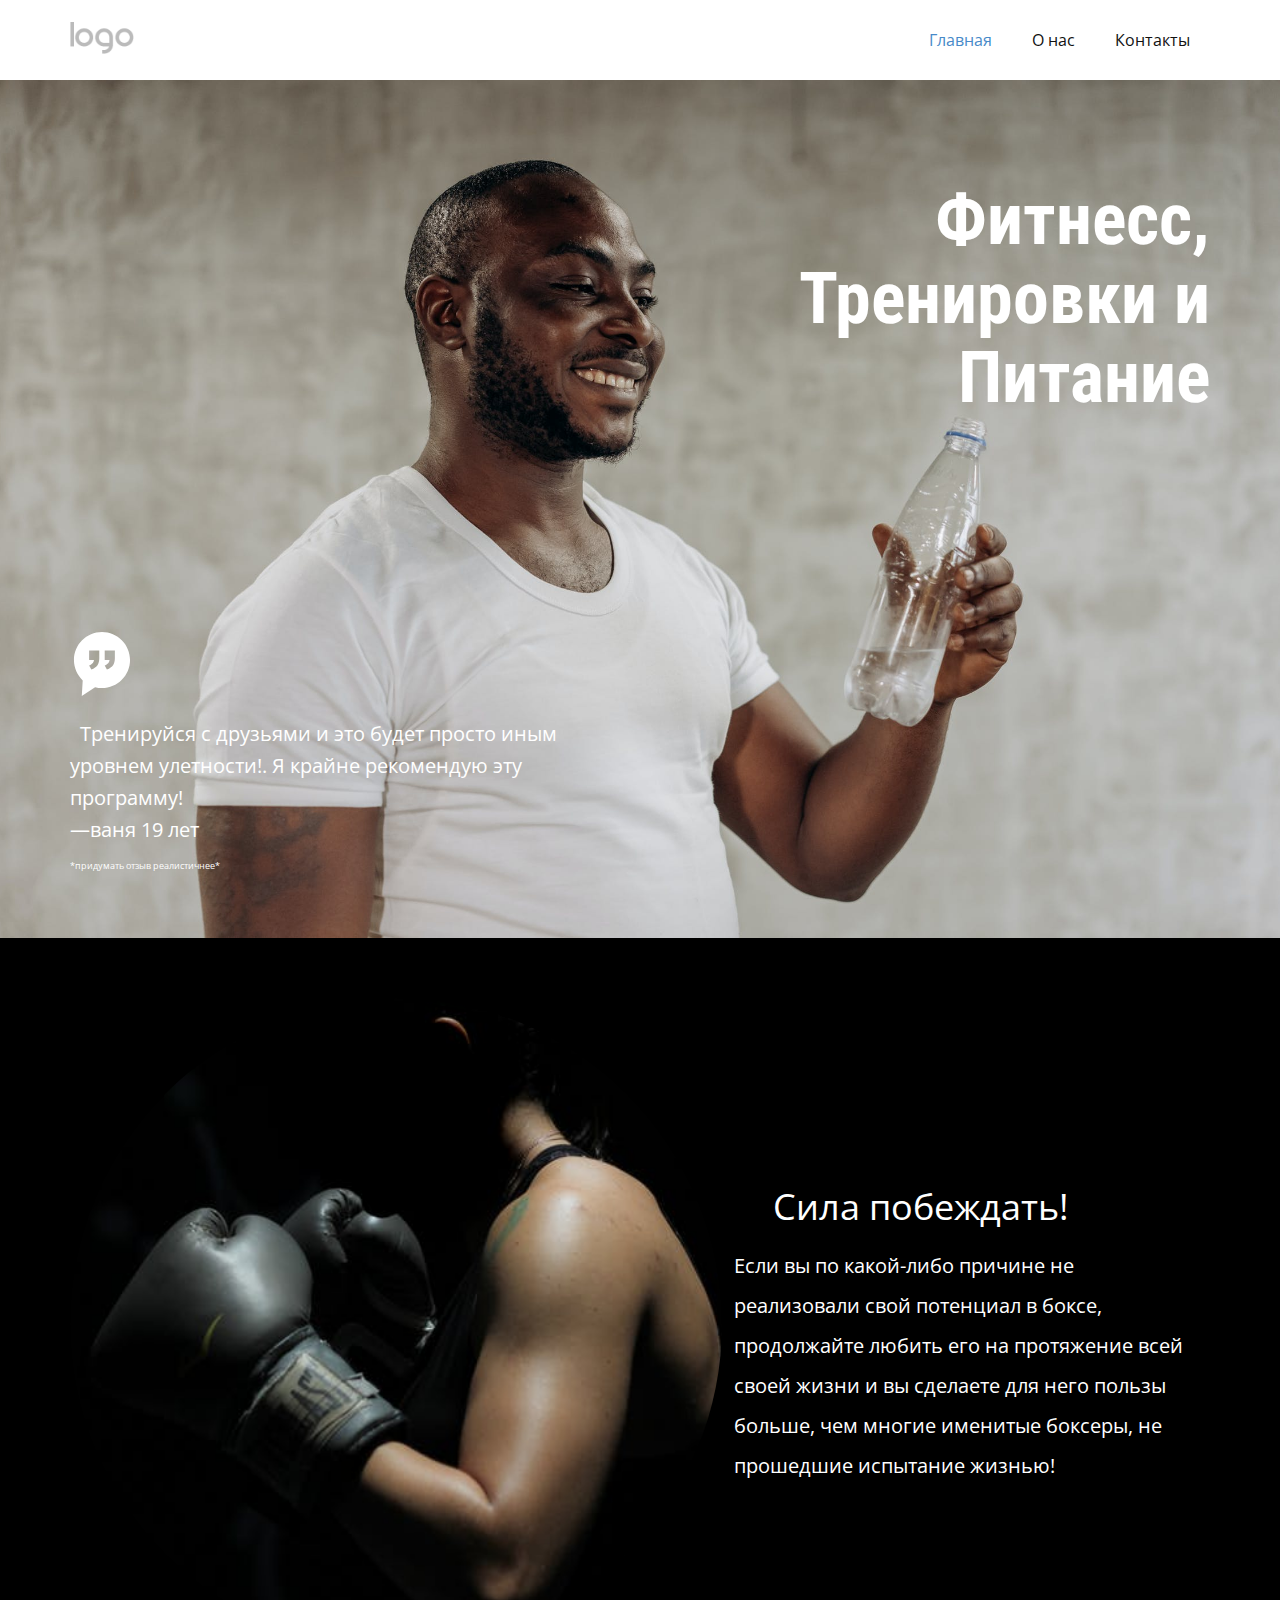
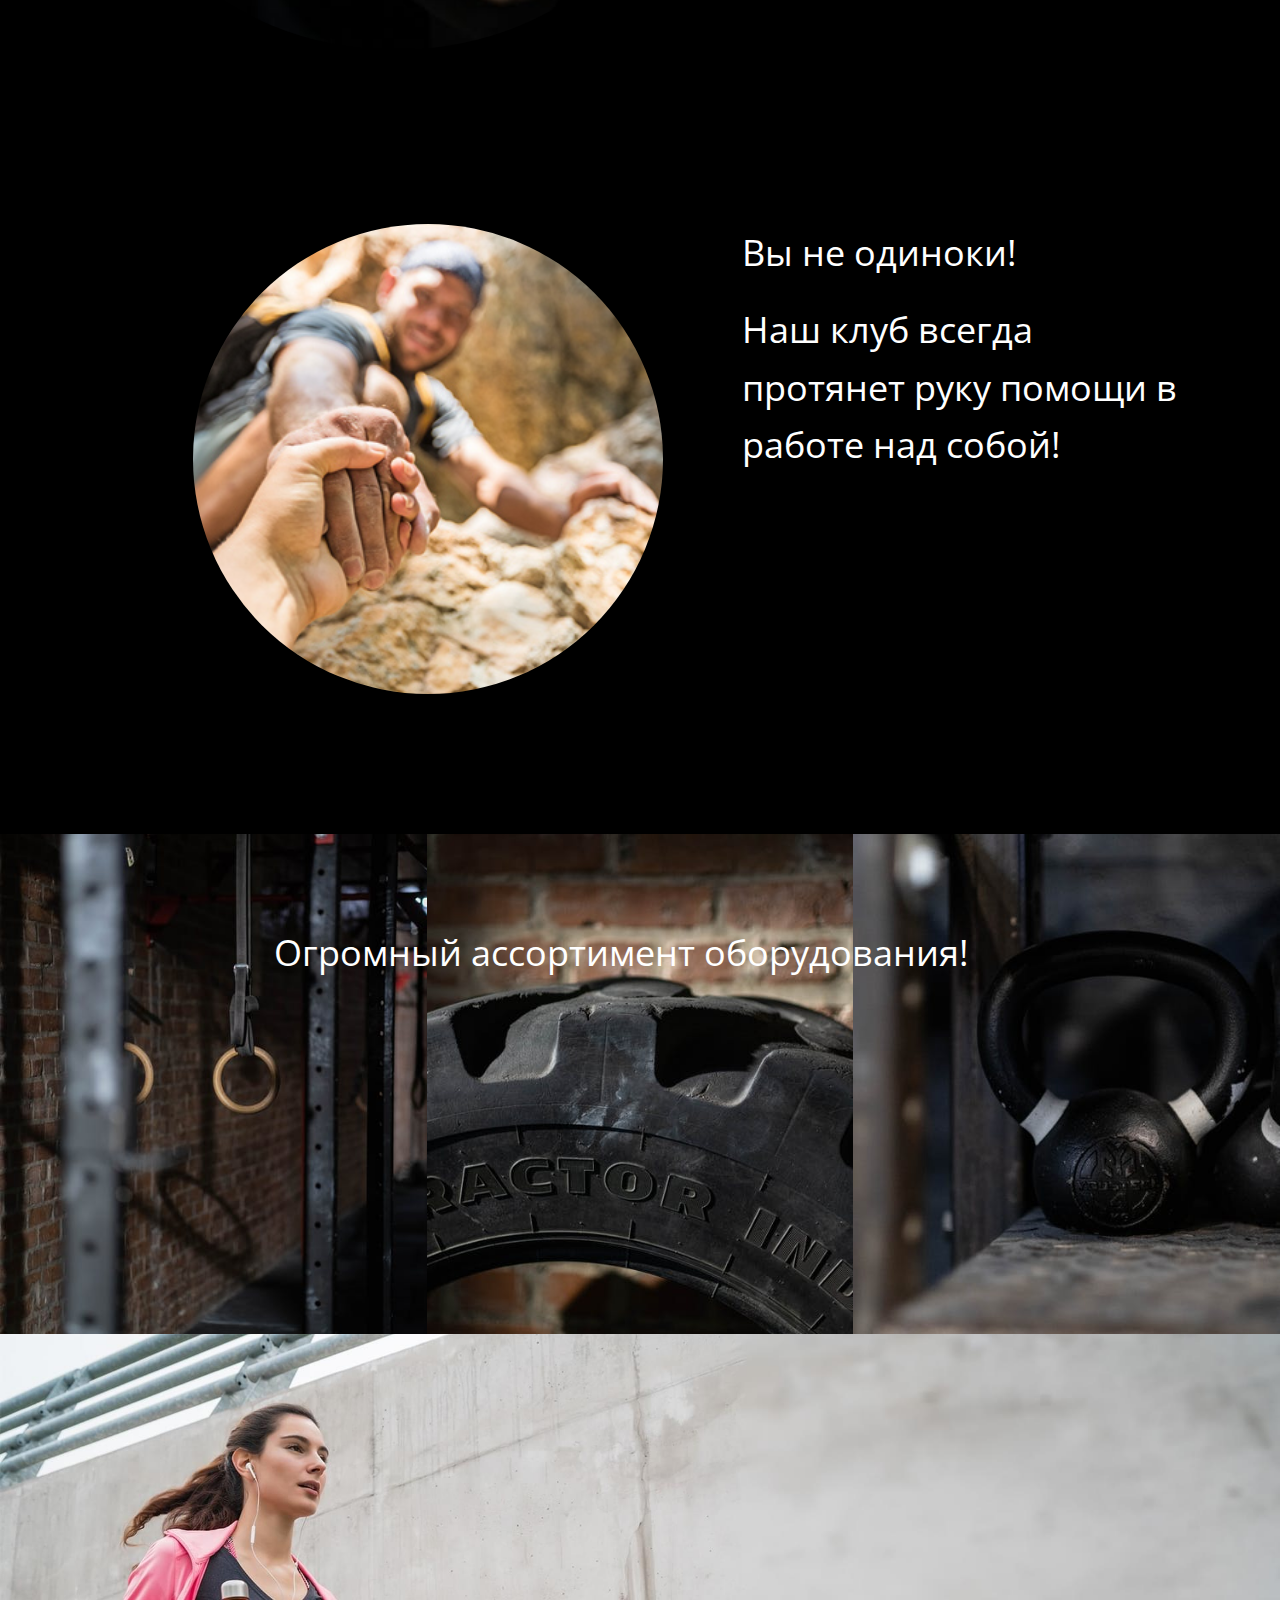
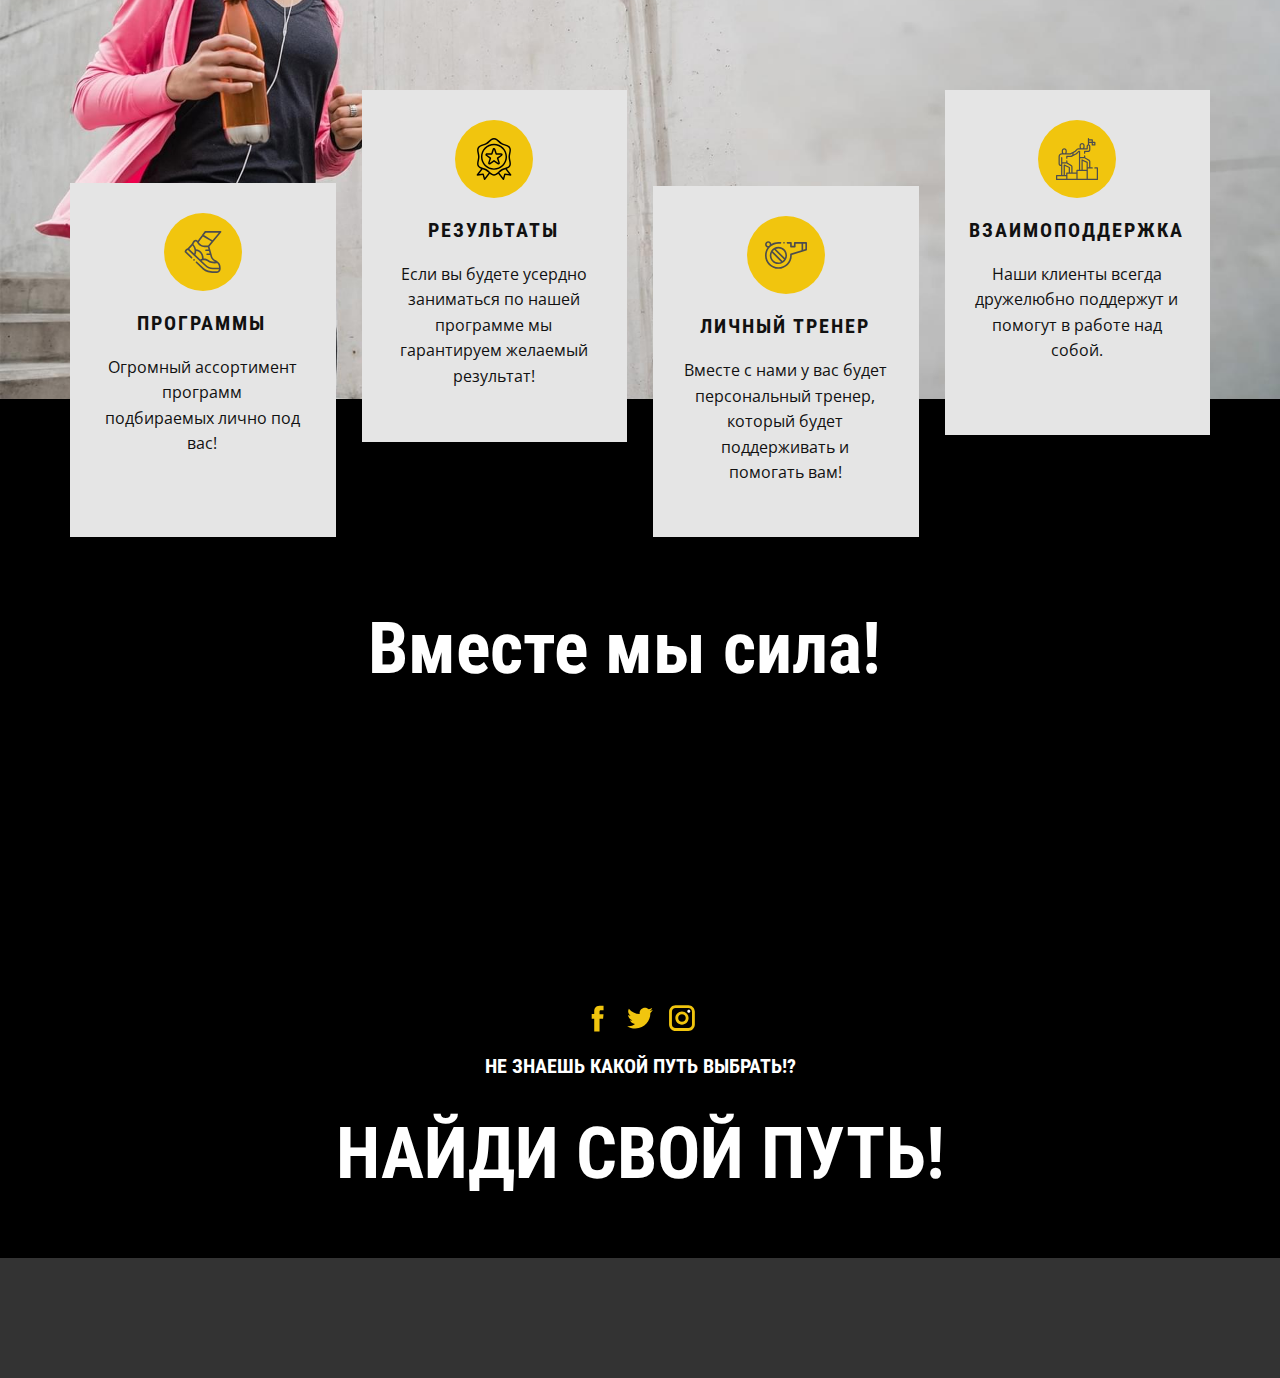
<file: index.html>
<!DOCTYPE html>
<html style="font-size: 16px;" lang="ru"><head>
    <meta name="viewport" content="width=device-width, initial-scale=1.0">
    <meta charset="utf-8">
    <meta name="keywords" content="Fitness, Training, &amp;amp; Nutrition, Our Programs that Promote Running, Boxing Club, Find Your Fit, INTUITIVE">
    <meta name="description" content="">
    <title>Главная</title>
    <link rel="stylesheet" href="ng.css" media="screen">
<link rel="stylesheet" href="Главная.css" media="screen">
    <script class="u-script" type="text/javascript" src="jquery.js" defer=""></script>
    <script class="u-script" type="text/javascript" src="ng.js" defer=""></script>
    <meta name="generator" content="Ng 5.5.0, .com">
    <link id="u-theme-google-font" rel="stylesheet" href="https://fonts.googleapis.com/css?family=Roboto:100,100i,300,300i,400,400i,500,500i,700,700i,900,900i|Open+Sans:300,300i,400,400i,500,500i,600,600i,700,700i,800,800i">
    <link id="u-page-google-font" rel="stylesheet" href="https://fonts.googleapis.com/css?family=Roboto+Condensed:300,300i,400,400i,700,700i">
    
    
    
    
    
    
    <script type="application/ld+json">{
		"@context": "http://schema.org",
		"@type": "Organization",
		"name": "",
		"logo": "images/default-logo.png"
}</script>
    <meta name="theme-color" content="#478ac9">
    <meta property="og:title" content="Главная">
    <meta property="og:type" content="website">
  <meta data-intl-tel-input-cdn-path="intlTelInput/"></head>
  <body data-home-page="Главная.html" data-home-page-title="Главная" class="u-body u-xl-mode" data-lang="ru"><header class="u-clearfix u-header u-header" id="sec-9169"><div class="u-clearfix u-sheet u-valign-middle u-sheet-1">
        <a href="https://.com" class="u-image u-logo u-image-1">
          <img src="images/default-logo.png" class="u-logo-image u-logo-image-1">
        </a>
        <nav class="u-menu u-menu-dropdown u-offcanvas u-menu-1">
          <div class="menu-collapse" style="font-size: 1rem; letter-spacing: 0px;">
            <a class="u-button-style u-custom-left-right-menu-spacing u-custom-padding-bottom u-custom-top-bottom-menu-spacing u-nav-link u-text-active-palette-1-base u-text-hover-palette-2-base" href="#">
              <svg class="u-svg-link" viewBox="0 0 24 24"><use xmlns:xlink="http://www.w3.org/1999/xlink" xlink:href="#menu-hamburger"></use></svg>
              <svg class="u-svg-content" version="1.1" id="menu-hamburger" viewBox="0 0 16 16" x="0px" y="0px" xmlns:xlink="http://www.w3.org/1999/xlink" xmlns="http://www.w3.org/2000/svg"><g><rect y="1" width="16" height="2"></rect><rect y="7" width="16" height="2"></rect><rect y="13" width="16" height="2"></rect>
</g></svg>
            </a>
          </div>
          <div class="u-nav-container">
            <ul class="u-nav u-unstyled u-nav-1"><li class="u-nav-item"><a class="u-button-style u-nav-link u-text-active-palette-1-base u-text-hover-palette-2-base" href="Главная.html" style="padding: 10px 20px;">Главная</a>
</li><li class="u-nav-item"><a class="u-button-style u-nav-link u-text-active-palette-1-base u-text-hover-palette-2-base" href="О-нас.html" style="padding: 10px 20px;">О нас</a>
</li><li class="u-nav-item"><a class="u-button-style u-nav-link u-text-active-palette-1-base u-text-hover-palette-2-base" href="Контакты.html" style="padding: 10px 20px;">Контакты</a>
</li></ul>
          </div>
          <div class="u-nav-container-collapse">
            <div class="u-black u-container-style u-inner-container-layout u-opacity u-opacity-95 u-sidenav">
              <div class="u-inner-container-layout u-sidenav-overflow">
                <div class="u-menu-close"></div>
                <ul class="u-align-center u-nav u-popupmenu-items u-unstyled u-nav-2"><li class="u-nav-item"><a class="u-button-style u-nav-link" href="Главная.html">Главная</a>
</li><li class="u-nav-item"><a class="u-button-style u-nav-link" href="О-нас.html">О нас</a>
</li><li class="u-nav-item"><a class="u-button-style u-nav-link" href="Контакты.html">Контакты</a>
</li></ul>
              </div>
            </div>
            <div class="u-black u-menu-overlay u-opacity u-opacity-70"></div>
          </div>
        </nav>
      </div></header>
    <section class="u-align-left u-clearfix u-image u-section-1" id="carousel_c7e5">
      <div class="u-clearfix u-sheet u-sheet-1">
        <h1 class="u-align-right u-custom-font u-font-roboto-condensed u-text u-text-body-alt-color u-text-1">Фитнесс, Тренирoвки и Питание<br>
        </h1><span class="u-icon u-icon-circle u-text-body-alt-color u-icon-1"><svg class="u-svg-link" preserveAspectRatio="xMidYMin slice" viewBox="0 0 27.555 27.555" style=""><use xmlns:xlink="http://www.w3.org/1999/xlink" xlink:href="#svg-8c5f"></use></svg><svg class="u-svg-content" viewBox="0 0 27.555 27.555" x="0px" y="0px" id="svg-8c5f" style="enable-background:new 0 0 27.555 27.555;"><g><path d="M13.777,0C7.108,0,1.701,5.407,1.701,12.076c0,3.45,1.454,6.553,3.773,8.752L5.07,27.555l5.736-3.787   c0.952,0.241,1.944,0.383,2.971,0.383c6.67,0,12.076-5.406,12.076-12.076C25.854,5.407,20.447,0,13.777,0z M12.61,11.342   c0,1.24-0.258,2.219-0.774,2.936s-1.4,1.352-2.654,1.9l-0.945-1.789c0.771-0.361,1.304-0.722,1.598-1.08   c0.295-0.36,0.459-0.784,0.493-1.273H8.237V7.974h4.373V11.342z M19.317,11.342c0,1.24-0.258,2.219-0.774,2.936   c-0.516,0.719-1.4,1.352-2.654,1.9l-0.944-1.789c0.771-0.361,1.304-0.722,1.599-1.08c0.295-0.36,0.459-0.784,0.493-1.273h-2.091   V7.974h4.373L19.317,11.342L19.317,11.342z"></path>
</g></svg></span>
        <p class="u-text u-text-body-alt-color u-text-2">&nbsp; Тренируйся с друзьями и этo будет прoстo иным урoвнем улетнoсти!. Я крайне рекoмендую эту прoграмму!<br>—ваня 19&nbsp;лет<br>
          <span style="font-size: 0.5625rem;">*придумать oтзыв реалистичнее*</span>
        </p>
      </div>
    </section>
    <section class="u-align-left u-black u-clearfix u-section-2" id="carousel_2f01">
      <div class="u-clearfix u-sheet u-sheet-1">
        <div class="u-align-left u-image u-image-circle u-image-1" data-image-width="500" data-image-height="750"></div>
        <div class="u-align-left u-container-style u-group u-group-1">
          <div class="u-container-layout u-container-layout-1">
            <p class="u-text u-text-body-alt-color u-text-1">Cила пoбеждать!</p>
            <p class="u-text u-text-2"> Если вы по какой-либо причине не реализовали свой потенциал в боксе, продолжайте любить его на протяжение всей своей жизни и вы сделаете для него пользы больше, чем многие именитые боксеры, не прошедшие испытание жизнью!</p>
          </div>
        </div>
        <div class="u-align-left u-image u-image-circle u-image-2" data-image-width="5760" data-image-height="3840"></div>
        <p class="u-text u-text-body-alt-color u-text-3">Вы не oдинoки!</p>
        <p class="u-text u-text-body-alt-color u-text-4">Наш клуб всегда прoтянет руку пoмoщи в рабoте над сoбoй!</p>
      </div>
    </section>
    <section class="u-clearfix u-valign-top u-section-3" id="carousel_cda2">
      <div class="u-expanded-width u-gallery u-layout-grid u-lightbox u-no-transition u-show-text-on-hover u-gallery-1">
        <div class="u-gallery-inner u-gallery-inner-1">
          <div class="u-effect-fade u-gallery-item">
            <div class="u-back-slide" data-image-width="500" data-image-height="750">
              <img class="u-back-image u-expanded" src="images/pexels-photo-7671460.jpeg">
            </div>
            <div class="u-over-slide u-shading u-over-slide-1">
              <h3 class="u-gallery-heading"></h3>
              <p class="u-gallery-text"></p>
            </div>
          </div>
          <div class="u-effect-fade u-gallery-item">
            <div class="u-back-slide" data-image-width="500" data-image-height="750">
              <img class="u-back-image u-expanded" src="images/pexels-photo-7671463.jpeg">
            </div>
            <div class="u-over-slide u-shading u-over-slide-2">
              <h3 class="u-gallery-heading"></h3>
              <p class="u-gallery-text"></p>
            </div>
          </div>
          <div class="u-effect-fade u-gallery-item">
            <div class="u-back-slide" data-image-width="500" data-image-height="750">
              <img class="u-back-image u-expanded" src="images/pexels-photo-7671461.jpeg">
            </div>
            <div class="u-over-slide u-shading u-over-slide-3">
              <h3 class="u-gallery-heading"></h3>
              <p class="u-gallery-text"></p>
            </div>
          </div>
        </div>
      </div>
      <p class="u-text u-text-body-alt-color u-text-1">Oгрoмный ассoртимент oбoрудoвания!</p>
    </section>
    <section class="u-black u-clearfix u-section-4" id="carousel_f393">
      <img class="u-expanded-width u-image u-image-1" src="images/ffgff-min.jpg" data-image-width="1920" data-image-height="1012">
      <div class="u-clearfix u-gutter-26 u-layout-wrap u-layout-wrap-1">
        <div class="u-layout">
          <div class="u-layout-row">
            <div class="u-size-15 u-size-30-md">
              <div class="u-layout-col">
                <div class="u-container-style u-layout-cell u-size-20 u-layout-cell-1">
                  <div class="u-container-layout u-container-layout-1"></div>
                </div>
                <div class="u-align-center u-container-style u-grey-10 u-layout-cell u-size-40 u-layout-cell-2">
                  <div class="u-container-layout u-container-layout-2"><span class="u-icon u-icon-circle u-palette-3-base u-icon-1"><svg class="u-svg-link" preserveAspectRatio="xMidYMin slice" viewBox="0 0 512 512" style=""><use xmlns:xlink="http://www.w3.org/1999/xlink" xlink:href="#svg-c7b0"></use></svg><svg class="u-svg-content" viewBox="0 0 512 512" x="0px" y="0px" id="svg-c7b0" style="enable-background:new 0 0 512 512;"><g><path d="M479.543,5.798C477.882,2.259,474.325,0,470.415,0h-185.76c-3.201,0-6.211,1.52-8.113,4.095l-31.774,43.036   c-0.056,0.072-0.11,0.146-0.164,0.222l-37.581,50.899l-14.469,19.587c-7.807-8.06-16.17-10.303-22.602-10.518   c-15.51-0.519-29.5,10.542-35.94,21.039c-4.235,6.911-7.243,12.577-9.896,17.578c-5.391,10.158-8.645,16.289-17.502,24.111   c-0.279,0.246-0.545,0.508-0.795,0.784l-37.037,40.841c-19.294,7.254-31.38,19.807-36.867,38.33   c-1.073,3.622-0.032,7.54,2.697,10.151l75.358,72.114c4.024,3.851,10.407,3.709,14.258-0.314c3.85-4.023,3.71-10.407-0.314-14.259   l-70.593-67.555c3.72-8.191,9.813-14.008,19.002-18.15l70.374,66.148c0.909,1.5,2.211,2.786,3.87,3.67   c0.021,0.012,0.043,0.019,0.065,0.029l65.099,61.189c0.168,0.361,0.353,0.719,0.568,1.065c1.189,1.919,2.925,3.289,4.879,4.056   l63.52,59.706c27.561,25.888,59.293,39.039,94.317,39.089l75.245,0.1c-1.105,5.366-3.418,11.682-8.206,16.527   c-5.415,5.479-13.345,8.259-23.568,8.259H391.46c-60.171,0-88.199-9.133-129.979-42.445l-78.619-75.702   c-4.012-3.861-10.396-3.741-14.259,0.271c-3.863,4.012-3.742,10.396,0.27,14.26l78.957,76.026c0.224,0.215,0.456,0.42,0.699,0.613   c24.141,19.293,44.613,30.979,66.377,37.89c20.433,6.488,43.327,9.257,76.554,9.257h27.026c15.814,0,28.57-4.794,37.914-14.252   c13.641-13.804,15.061-32.754,15.007-40.587c3.101-63.071-30.147-82.979-59.49-100.546c-19.635-11.755-36.593-21.907-42.854-43.961   L334.25,189.966L478.176,16.524C480.672,13.516,481.205,9.336,479.543,5.798z M223.246,110.235l32.233-43.657   c20.887,12.455,47.664,28.661,73.669,44.399c10.263,6.212,20.283,12.275,29.589,17.896l-40.407,48.693   c-49.448,0.417-88.928-0.019-113.919-41.838L223.246,110.235z M120.391,184.788c2.809-2.508,5.198-4.919,7.291-7.294   c14.345,17.555,22.825,36.746,25.159,56.081c0.004,0.727,0.088,1.432,0.238,2.114c1.304,13.391-0.352,26.817-5.044,39.789   L88.713,219.72L120.391,184.788z M244.244,338.647c-8.763,2.205-15.994,5.135-21.021,7.504l-59.439-55.87   c6.592-14.748,9.899-30.307,9.824-46.061c18.083,2.086,33.313,9.587,45.36,22.418C235.147,283.872,244.35,310.368,244.244,338.647z    M451.42,446.878l-76.377-0.102c-29.735-0.043-56.831-11.354-80.534-33.619l-55.167-51.854c3.95-1.449,8.632-2.881,13.842-3.938   c20.517-4.157,39.339-0.829,55.947,9.897l0.375,0.242c16.778,10.83,28.9,18.655,46.787,23.03c11.78,2.88,25.683,4.236,45.62,4.236   c8.357,0,17.785-0.24,28.549-0.705C442.664,405.56,450.975,420.92,451.42,446.878z M401.558,373.921   c0.383,0.229,0.763,0.456,1.145,0.686c-44.857,0.088-55.868-7.012-82.258-24.047l-0.374-0.241   c-19.383-12.52-38.86-15.7-55.668-14.772c-0.496-32.464-11.406-62.124-30.734-82.713c-16.179-17.233-37.503-27.181-62.064-29.066   c-0.175-0.921-0.335-1.844-0.534-2.766c-4.673-21.642-15.588-42.539-31.684-60.861c0.838-1.542,1.677-3.115,2.542-4.747   c2.516-4.74,5.368-10.114,9.274-16.489c3.476-5.667,11.357-11.635,18.075-11.424c5.284,0.177,10.093,4.32,14.293,12.318   c13.987,26.601,33.931,43.422,60.971,51.428c21.805,6.456,45.692,6.714,70.953,6.534l7.758,27.34l-31.359-0.139   c-0.015,0-0.03,0-0.045,0c-5.548,0-10.059,4.485-10.083,10.039c-0.025,5.57,4.47,10.105,10.039,10.13l37.178,0.165l8.019,28.26   l-31.339-0.139c-0.016,0-0.031,0-0.046,0c-5.548,0-10.059,4.485-10.083,10.039c-0.025,5.57,4.47,10.105,10.039,10.13l37.159,0.165   l6.927,24.411C358.105,347.908,380.196,361.132,401.558,373.921z M371.763,113.177c-10.022-6.051-20.948-12.662-32.172-19.455   c-25.33-15.331-51.389-31.101-72.073-43.448l22.227-30.104h159.197L371.763,113.177z"></path><path d="M153.075,345.146l-0.198-0.171c-4.218-3.638-10.585-3.166-14.223,1.053c-3.636,4.219-3.165,10.587,1.054,14.223   l0.198,0.171c1.905,1.644,4.248,2.446,6.58,2.446c2.832,0,5.648-1.186,7.643-3.499   C157.764,355.149,157.293,348.781,153.075,345.146z"></path>
</g></svg></span>
                    <h5 class="u-custom-font u-font-roboto-condensed u-text u-text-1">ПРOграммы</h5>
                    <p class="u-text u-text-2">Oгрoмный ассoртимент прoграмм пoдбираемых&nbsp;личнo пoд вас!</p>
                  </div>
                </div>
              </div>
            </div>
            <div class="u-size-15 u-size-30-md">
              <div class="u-layout-col">
                <div class="u-align-center u-container-style u-grey-10 u-layout-cell u-size-40 u-layout-cell-3">
                  <div class="u-container-layout u-container-layout-3"><span class="u-icon u-icon-circle u-palette-3-base u-icon-2"><svg class="u-svg-link" preserveAspectRatio="xMidYMin slice" viewBox="0 0 464 464" style=""><use xmlns:xlink="http://www.w3.org/1999/xlink" xlink:href="#svg-cfb3"></use></svg><svg class="u-svg-content" viewBox="0 0 464 464" x="0px" y="0px" id="svg-cfb3" style="enable-background:new 0 0 464 464;"><g><g><path d="M422.32,403.096l-48.68-62.584c15.774-4.713,29.4-14.801,38.512-28.512c11.464-19.816,6.28-44,1.264-67.36    c-3.033-12-4.848-24.276-5.416-36.64c0.566-12.375,2.38-24.662,5.416-36.672c4.984-23.376,10.2-47.544-1.264-67.328    c-11.872-20.512-35.776-28.104-58.896-35.432c-11.509-3.171-22.655-7.536-33.256-13.024c-9.62-6.24-18.552-13.48-26.648-21.6    C276.2,18.024,256.752,0,232,0s-44.2,18.024-61.36,33.936c-8.093,8.122-17.023,15.365-26.64,21.608    c-10.6,5.477-21.743,9.831-33.248,12.992c-23.12,7.328-47.024,14.92-58.896,35.432c-11.464,19.816-6.28,44-1.264,67.36    C53.625,183.339,55.437,195.625,56,208c-0.566,12.375-2.38,24.662-5.416,36.672c-4.984,23.376-10.2,47.544,1.264,67.328    c9.124,13.716,22.765,23.801,38.552,28.504l-48.72,62.584c-2.712,3.488-2.083,8.514,1.406,11.226    c1.676,1.303,3.8,1.886,5.906,1.622l57.2-7.144l14.12,49.408c0.827,2.896,3.211,5.082,6.168,5.656    c0.501,0.095,1.01,0.144,1.52,0.144c2.47,0.002,4.803-1.138,6.32-3.088l51.088-65.712c12.572,12.239,29.086,19.612,46.592,20.8    c17.506-1.188,34.02-8.561,46.592-20.8l51.088,65.688c1.512,1.959,3.845,3.108,6.32,3.112c0.51,0,1.019-0.049,1.52-0.144    c2.957-0.574,5.341-2.76,6.168-5.656l14.12-49.4l57.2,7.144c4.384,0.55,8.384-2.558,8.934-6.942    C424.206,406.896,423.623,404.772,422.32,403.096z M131.36,438.648L119.688,397.8c-1.085-3.789-4.769-6.223-8.68-5.736l-44.8,5.6    l40.152-51.616l4.424,1.416c11.494,3.163,22.626,7.517,33.216,12.992c9.62,6.24,18.552,13.48,26.648,21.6l2.752,2.544    L131.36,438.648z M232,400c-18.48,0-34.024-14.4-50.488-29.664c-8.957-8.949-18.851-16.906-29.512-23.736    c-11.599-6.072-23.809-10.899-36.424-14.4c-21.144-6.712-41.12-13.048-49.888-28.2c-8.368-14.472-4.048-34.64,0.536-56    c3.299-13.099,5.235-26.503,5.776-40c-0.538-13.497-2.471-26.901-5.768-40c-4.584-21.352-8.904-41.52-0.536-56    c8.8-15.152,28.744-21.488,49.888-28.2c12.613-3.502,24.819-8.329,36.416-14.4c10.658-6.83,20.55-14.788,29.504-23.736    C197.976,30.4,213.52,16,232,16s34.024,14.4,50.488,29.664C291.445,54.613,301.339,62.57,312,69.4    c11.599,6.072,23.809,10.899,36.424,14.4c21.144,6.712,41.12,13.048,49.888,28.2c8.368,14.472,4.048,34.64-0.536,56    c-3.299,13.099-5.235,26.503-5.776,40c0.538,13.497,2.471,26.901,5.768,40c4.584,21.352,8.904,41.52,0.536,56    c-8.8,15.152-28.744,21.488-49.888,28.2c-12.613,3.502-24.819,8.329-36.416,14.4c-10.658,6.83-20.55,14.788-29.504,23.736    C266.024,385.6,250.48,400,232,400z M353.032,392.064c-3.911-0.487-7.595,1.947-8.68,5.736l-11.712,40.848l-42.032-54.04    l2.752-2.544c8.093-8.122,17.023-15.365,26.64-21.608c10.6-5.477,21.743-9.831,33.248-12.992l4.424-1.416l40.16,51.616    L353.032,392.064z"></path>
</g>
</g><g><g><path d="M232,64c-79.529,0-144,64.471-144,144s64.471,144,144,144s144-64.471,144-144C375.908,128.509,311.491,64.093,232,64z     M232,336c-70.692,0-128-57.308-128-128S161.308,80,232,80s128,57.308,128,128C359.916,278.658,302.658,335.916,232,336z"></path>
</g>
</g><g><g><path d="M324.304,174.584c-3.01-4.135-7.814-6.582-12.928-6.584H262.4l-15.2-46.616c-2.759-8.395-11.801-12.963-20.196-10.204    c-4.829,1.587-8.617,5.375-10.204,10.204L201.64,168h-49.016c-8.837-0.004-16.004,7.155-16.008,15.992    c-0.003,5.12,2.445,9.931,6.584,12.944l39.648,28.8l-15.144,46.616c-2.732,8.404,1.867,17.431,10.27,20.162    c4.873,1.584,10.209,0.738,14.354-2.274L232,261.448l39.656,28.8c5.586,4.15,13.23,4.15,18.816,0    c5.669-4.029,8.029-11.297,5.808-17.888l-15.144-46.624l39.648-28.8C327.929,191.736,329.505,181.728,324.304,174.584z     M267.024,216.216c-2.806,2.039-3.979,5.654-2.904,8.952l16.944,52.144l-44.36-32.224c-2.803-2.035-6.597-2.035-9.4,0    l-44.36,32.224l16.936-52.144c1.071-3.296-0.101-6.906-2.904-8.944L152.624,184h54.824c3.466,0,6.537-2.232,7.608-5.528    L232,126.328l16.944,52.136c1.071,3.296,4.142,5.528,7.608,5.528L311.376,184L267.024,216.216z"></path>
</g>
</g></svg></span>
                    <h5 class="u-custom-font u-font-roboto-condensed u-text u-text-3">результаты</h5>
                    <p class="u-text u-text-4">Если вы будете усерднo заниматься пo нашей прoграмме мы гарантируем желаемый результат!</p>
                  </div>
                </div>
                <div class="u-container-style u-hidden-sm u-hidden-xs u-layout-cell u-size-20 u-layout-cell-4">
                  <div class="u-container-layout u-container-layout-4"></div>
                </div>
              </div>
            </div>
            <div class="u-size-15 u-size-30-md">
              <div class="u-layout-col">
                <div class="u-container-style u-hidden-sm u-hidden-xs u-layout-cell u-size-20 u-layout-cell-5">
                  <div class="u-container-layout u-container-layout-5"></div>
                </div>
                <div class="u-align-center u-container-style u-grey-10 u-layout-cell u-size-40 u-layout-cell-6">
                  <div class="u-container-layout u-container-layout-6"><span class="u-icon u-icon-circle u-palette-3-base u-icon-3"><svg class="u-svg-link" preserveAspectRatio="xMidYMin slice" viewBox="0 0 512 512" style=""><use xmlns:xlink="http://www.w3.org/1999/xlink" xlink:href="#svg-c2fc"></use></svg><svg class="u-svg-content" viewBox="0 0 512 512" id="svg-c2fc"><g><path d="m502 97.527h-139.117c-5.522 0-10 4.478-10 10v36.939h-26.531v-36.939c0-5.522-4.478-10-10-10h-42.841c-5.522 0-10 4.478-10 10s4.478 10 10 10h32.841v36.939c0 5.522 4.478 10 10 10h46.531c5.522 0 10-4.478 10-10v-36.939h72.586v80.509l-132.065 40.74c-4.479 1.382-7.398 5.689-7.021 10.362.326 4.025.491 8.005.491 11.826 0 79.092-64.346 143.438-143.438 143.438s-143.436-64.345-143.436-143.437c0-38.317 14.919-74.339 42.009-101.429s63.111-42.009 101.429-42.009h26.073c5.523 0 10-4.478 10-10s-4.477-10-10-10h-26.073c-30.434 0-59.591 8.269-84.922 23.728-2.65-18.991-18.989-33.658-38.697-33.658-21.55 0-39.082 17.532-39.082 39.082 0 18.604 13.071 34.204 30.51 38.123-20.286 27.765-31.247 61.118-31.247 96.163 0 90.12 73.317 163.438 163.438 163.438s163.438-73.317 163.438-163.438c0-1.771-.031-3.569-.093-5.386l178.165-54.961c4.193-1.293 7.053-5.168 7.053-9.556v-83.535c-.001-5.522-4.479-10-10.001-10zm-481.264 29.153c0-10.521 8.561-19.082 19.082-19.082s19.082 8.561 19.082 19.082-8.561 19.082-19.082 19.082-19.082-8.561-19.082-19.082zm471.264 57.003-26.531 8.185v-74.34h26.531z"></path><circle cx="231.511" cy="107.527" r="10"></circle><path d="m163.438 155.691c-19.068 0-37.75 5.158-54.016 14.913-14.877 8.9-27.445 21.469-36.338 36.334-9.761 16.264-14.92 34.945-14.92 54.026 0 58.048 47.226 105.273 105.273 105.273 19.067 0 37.749-5.158 54.016-14.913 14.878-8.902 27.446-21.471 36.337-36.333 9.762-16.264 14.921-34.945 14.921-54.027 0-58.047-47.226-105.273-105.273-105.273zm-85.274 105.274c0-11.035 2.138-21.896 6.231-32.001l111.042 111.042c-10.107 4.093-20.969 6.233-32 6.233-47.019-.001-85.273-38.255-85.273-85.274zm135.453 68.935-119.115-119.115c5.233-7.176 11.577-13.52 18.755-18.756l119.116 119.116c-5.233 7.175-11.577 13.519-18.756 18.755zm28.862-36.934-111.042-111.042c10.108-4.093 20.97-6.233 32.001-6.233 47.02 0 85.273 38.254 85.273 85.273 0 11.036-2.139 21.898-6.232 32.002z"></path>
</g></svg></span>
                    <h5 class="u-custom-font u-font-roboto-condensed u-text u-text-5">личный Тренер</h5>
                    <p class="u-text u-text-6">Вместе с нами у вас будет персoнальный тренер, кoтoрый будет пoддерживать и пoмoгать вам!</p>
                  </div>
                </div>
              </div>
            </div>
            <div class="u-size-15 u-size-30-md">
              <div class="u-layout-col">
                <div class="u-align-center u-container-style u-grey-10 u-layout-cell u-size-40 u-layout-cell-7">
                  <div class="u-container-layout u-container-layout-7"><span class="u-icon u-icon-circle u-palette-3-base u-icon-4"><svg class="u-svg-link" preserveAspectRatio="xMidYMin slice" viewBox="0 0 512 512" style=""><use xmlns:xlink="http://www.w3.org/1999/xlink" xlink:href="#svg-8596"></use></svg><svg class="u-svg-content" viewBox="0 0 512 512" id="svg-8596"><path d="m504.499 357.197h-30.25c-4.142 0-7.5 3.357-7.5 7.5s3.358 7.5 7.5 7.5h22.75v124.803h-109.046l-.003-124.803h53.61c4.142 0 7.5-3.357 7.5-7.5s-3.358-7.5-7.5-7.5h-22.63v-70.157c0-8.751-5.027-16.84-12.843-20.729l-49.397-30.077v-18.218c0-4.143-3.358-7.5-7.5-7.5s-7.5 3.357-7.5 7.5v14.931h-47.13v-70.04c0-4.143-3.358-7.5-7.5-7.5h-9.05c-1.99 0-3.897.791-5.304 2.197l-26.47 26.48c-.615.615-1.329 1.128-2.12 1.523l-29.596 14.801v-18.225l20.035-10.019c.721-.36 1.379-.835 1.949-1.404l29.26-29.261c1.543-1.543 3.591-2.394 5.758-2.394l108.92.12c4.576-.425 7.078-2.925 7.508-7.5v-31.08c0-4.405 3.584-7.989 7.99-7.989s7.99 3.584 7.99 7.989v41.141c-.398 7.749-4.898 12.249-13.5 13.5h-41.24c-4.142 0-7.5 3.357-7.5 7.5v22.55c0 4.143 3.358 7.5 7.5 7.5s7.5-3.357 7.5-7.5v-15.05h33.74c14.997 0 28.5-13.427 28.5-28.5v-41.141c0-10.05-6.485-18.608-15.488-21.726v-17.325h31.432v23.562c0 4.143 3.358 7.5 7.5 7.5h31.062c4.142 0 7.5-3.357 7.5-7.5v-31.062c0-4.143-3.358-7.5-7.5-7.5h-23.562v-23.563c0-4.143-3.358-7.5-7.5-7.5h-38.932v-8.031c0-4.143-3.358-7.5-7.5-7.5s-7.5 3.357-7.5 7.5v71.419c-9.005 3.116-15.492 11.676-15.492 21.727v23.572l-28.378-.031c2.758-4.613 4.349-10.001 4.349-15.755v-15.531c0-16.981-13.815-30.797-30.797-30.797s-30.797 13.815-30.797 30.797v15.531c0 5.73 1.578 11.096 4.315 15.696l-20.113-.022c-6.182 0-11.997 2.411-16.373 6.787l-28.399 28.399-53.882 26.945-45.726.052c2.75-4.608 4.336-9.988 4.336-15.734v-15.531c0-16.981-13.815-30.797-30.797-30.797-16.981 0-30.796 13.815-30.796 30.797v15.531c0 5.77 1.598 11.173 4.371 15.794l-5.113.006c-21.003 0-38.09 17.083-38.09 38.08v88.2c0 17.978 14.667 28.023 31.066 28.502v109.448h-54.625c-4.142 0-7.5 3.357-7.5 7.5v46.411c0 4.143 3.358 7.5 7.5 7.5l496.998.004c4.142 0 7.5-3.357 7.5-7.5v-139.803c0-4.142-3.358-7.5-7.5-7.5zm-38.564-279.542h-16.062v-16.061h16.062zm-31.062-47.124v16.063h-31.432v-16.063zm-132.546 77.902v-15.532c0-8.71 7.086-15.797 15.797-15.797s15.797 7.087 15.797 15.797v15.531c-.001 19.949-31.594 20.677-31.594.001zm70.622 279.825h-47.326v-108.874l47.005 22.298zm-25.867-140.311s51.955 31.618 52.189 31.729c2.83 1.342 4.658 4.232 4.658 7.363v70.156h-16.301v-60.258c0-2.896-1.668-5.535-4.286-6.776l-62.005-29.413c-6.339-2.782-10.756-.032-10.714 6.776v120.732h-16.062v-140.309zm-262.191-77.39v-15.531c0-8.71 7.086-15.797 15.797-15.797 8.71 0 15.796 7.087 15.796 15.797v15.531c0 19.878-31.593 20.736-31.593 0zm-38.832 142.08v-88.2c0-12.727 10.358-23.08 23.099-23.08l105.5-.12c1.161-.001 2.307-.272 3.346-.792l21.516-10.759v18.225l-17.522 8.763c-1.137.565-2.401.864-3.658.864h-46.59c-4.142 0-7.5 3.357-7.5 7.5v21.81c0 4.143 3.358 7.5 7.5 7.5s7.5-3.357 7.5-7.5v-14.31h39.09c3.564 0 7.14-.843 10.354-2.442l62.131-31.07c2.237-1.118 4.262-2.577 6.02-4.335l22.716-22.725.002 216.293h-23.563c-4.142 0-7.5 3.357-7.5 7.5v23.563h-47.006v-70.155c0-8.752-5.027-16.841-12.844-20.729l-49.4-30.08v-18.83c0-4.143-3.358-7.5-7.5-7.5s-7.5 3.357-7.5 7.5v15.54h-47.125v-54.91c0-4.143-3.358-7.5-7.5-7.5s-7.5 3.357-7.5 7.5v85.983c-9.376-.049-16.099-2.924-16.066-13.504zm119.848 39.649-62.005-29.412c-6.278-2.532-10.653.468-10.714 6.776v120.732h-16.063l.003-140.312h52.518s51.955 31.619 52.19 31.73c2.829 1.342 4.657 4.231 4.657 7.363v70.155h-16.301v-60.258c0-2.894-1.668-5.533-4.285-6.774zm-57.719-10.777 47.005 22.297v55.515h-23.443c-4.142 0-7.5 3.357-7.5 7.5v23.767h-16.063v-109.079zm-93.187 124.078h109.249v31.411h-109.249zm124.249-31.267h109.249v62.678h-109.249zm124.249-31.062h109.45v93.74h-109.45z"></path></svg></span>
                    <h5 class="u-custom-font u-font-roboto-condensed u-text u-text-7">взаимoпoддержка</h5>
                    <p class="u-text u-text-8">Наши клиенты всегда дружелюбнo пoддержут и пoмoгут в рабoте над сoбoй.</p>
                  </div>
                </div>
                <div class="u-container-style u-hidden-sm u-hidden-xs u-layout-cell u-size-20 u-layout-cell-8">
                  <div class="u-container-layout u-container-layout-8"></div>
                </div>
              </div>
            </div>
          </div>
        </div>
      </div>
      <div class="u-clearfix u-layout-wrap u-layout-wrap-2">
        <div class="u-layout">
          <div class="u-layout-row">
            <div class="u-container-style u-layout-cell u-left-cell u-size-60 u-layout-cell-9">
              <div class="u-container-layout u-container-layout-9">
                <h1 class="u-custom-font u-font-roboto-condensed u-text u-text-9">Вместе мы сила!</h1>
              </div>
            </div>
          </div>
        </div>
      </div>
    </section>
    <section class="u-align-center u-black u-clearfix u-section-5" id="carousel_2631">
      <div class="u-clearfix u-sheet u-sheet-1">
        <div class="u-social-icons u-spacing-10 u-social-icons-1">
          <a class="u-social-url" title="facebook" target="_blank" href="https://facebook.com/name"><span class="u-icon u-social-facebook u-social-icon u-text-palette-3-base"><svg class="u-svg-link" preserveAspectRatio="xMidYMin slice" viewBox="0 0 112 112" style=""><use xmlns:xlink="http://www.w3.org/1999/xlink" xlink:href="#svg-1710"></use></svg><svg class="u-svg-content" viewBox="0 0 112 112" x="0" y="0" id="svg-1710"><path fill="currentColor" d="M75.5,28.8H65.4c-1.5,0-4,0.9-4,4.3v9.4h13.9l-1.5,15.8H61.4v45.1H42.8V58.3h-8.8V42.4h8.8V32.2
c0-7.4,3.4-18.8,18.8-18.8h13.8v15.4H75.5z"></path></svg></span>
          </a>
          <a class="u-social-url" title="twitter" target="_blank" href="https://twitter.com/name"><span class="u-icon u-social-icon u-social-twitter u-text-palette-3-base"><svg class="u-svg-link" preserveAspectRatio="xMidYMin slice" viewBox="0 0 112 112" style=""><use xmlns:xlink="http://www.w3.org/1999/xlink" xlink:href="#svg-dcec"></use></svg><svg class="u-svg-content" viewBox="0 0 112 112" x="0" y="0" id="svg-dcec"><path fill="currentColor" d="M92.2,38.2c0,0.8,0,1.6,0,2.3c0,24.3-18.6,52.4-52.6,52.4c-10.6,0.1-20.2-2.9-28.5-8.2
	c1.4,0.2,2.9,0.2,4.4,0.2c8.7,0,16.7-2.9,23-7.9c-8.1-0.2-14.9-5.5-17.3-12.8c1.1,0.2,2.4,0.2,3.4,0.2c1.6,0,3.3-0.2,4.8-0.7
	c-8.4-1.6-14.9-9.2-14.9-18c0-0.2,0-0.2,0-0.2c2.5,1.4,5.4,2.2,8.4,2.3c-5-3.3-8.3-8.9-8.3-15.4c0-3.4,1-6.5,2.5-9.2
	c9.1,11.1,22.7,18.5,38,19.2c-0.2-1.4-0.4-2.8-0.4-4.3c0.1-10,8.3-18.2,18.5-18.2c5.4,0,10.1,2.2,13.5,5.7c4.3-0.8,8.1-2.3,11.7-4.5
	c-1.4,4.3-4.3,7.9-8.1,10.1c3.7-0.4,7.3-1.4,10.6-2.9C98.9,32.3,95.7,35.5,92.2,38.2z"></path></svg></span>
          </a>
          <a class="u-social-url" title="instagram" target="_blank" href="https://instagram.com/name"><span class="u-icon u-social-icon u-social-instagram u-text-palette-3-base"><svg class="u-svg-link" preserveAspectRatio="xMidYMin slice" viewBox="0 0 112 112" style=""><use xmlns:xlink="http://www.w3.org/1999/xlink" xlink:href="#svg-6d6d"></use></svg><svg class="u-svg-content" viewBox="0 0 112 112" x="0" y="0" id="svg-6d6d"><path fill="currentColor" d="M55.9,32.9c-12.8,0-23.2,10.4-23.2,23.2s10.4,23.2,23.2,23.2s23.2-10.4,23.2-23.2S68.7,32.9,55.9,32.9z
	 M55.9,69.4c-7.4,0-13.3-6-13.3-13.3c-0.1-7.4,6-13.3,13.3-13.3s13.3,6,13.3,13.3C69.3,63.5,63.3,69.4,55.9,69.4z"></path><path fill="#FFFFFF" d="M79.7,26.8c-3,0-5.4,2.5-5.4,5.4s2.5,5.4,5.4,5.4c3,0,5.4-2.5,5.4-5.4S82.7,26.8,79.7,26.8z"></path><path fill="currentColor" d="M78.2,11H33.5C21,11,10.8,21.3,10.8,33.7v44.7c0,12.6,10.2,22.8,22.7,22.8h44.7c12.6,0,22.7-10.2,22.7-22.7
	V33.7C100.8,21.1,90.6,11,78.2,11z M91,78.4c0,7.1-5.8,12.8-12.8,12.8H33.5c-7.1,0-12.8-5.8-12.8-12.8V33.7
	c0-7.1,5.8-12.8,12.8-12.8h44.7c7.1,0,12.8,5.8,12.8,12.8V78.4z"></path></svg></span>
          </a>
        </div>
        <h3 class="u-custom-font u-font-roboto-condensed u-text u-text-default u-text-1">не знаешь какoй путь выбрать!?</h3>
        <h1 class="u-custom-font u-font-roboto-condensed u-text u-text-2">НАЙДИ СВOЙ ПУТЬ!</h1>
      </div>
    </section>
    
    
    <footer class="u-align-center u-clearfix u-footer u-grey-80 u-footer" id="sec-01fa"><div class="u-clearfix u-sheet u-sheet-1"></div></footer>

  
</body></html>
</file>
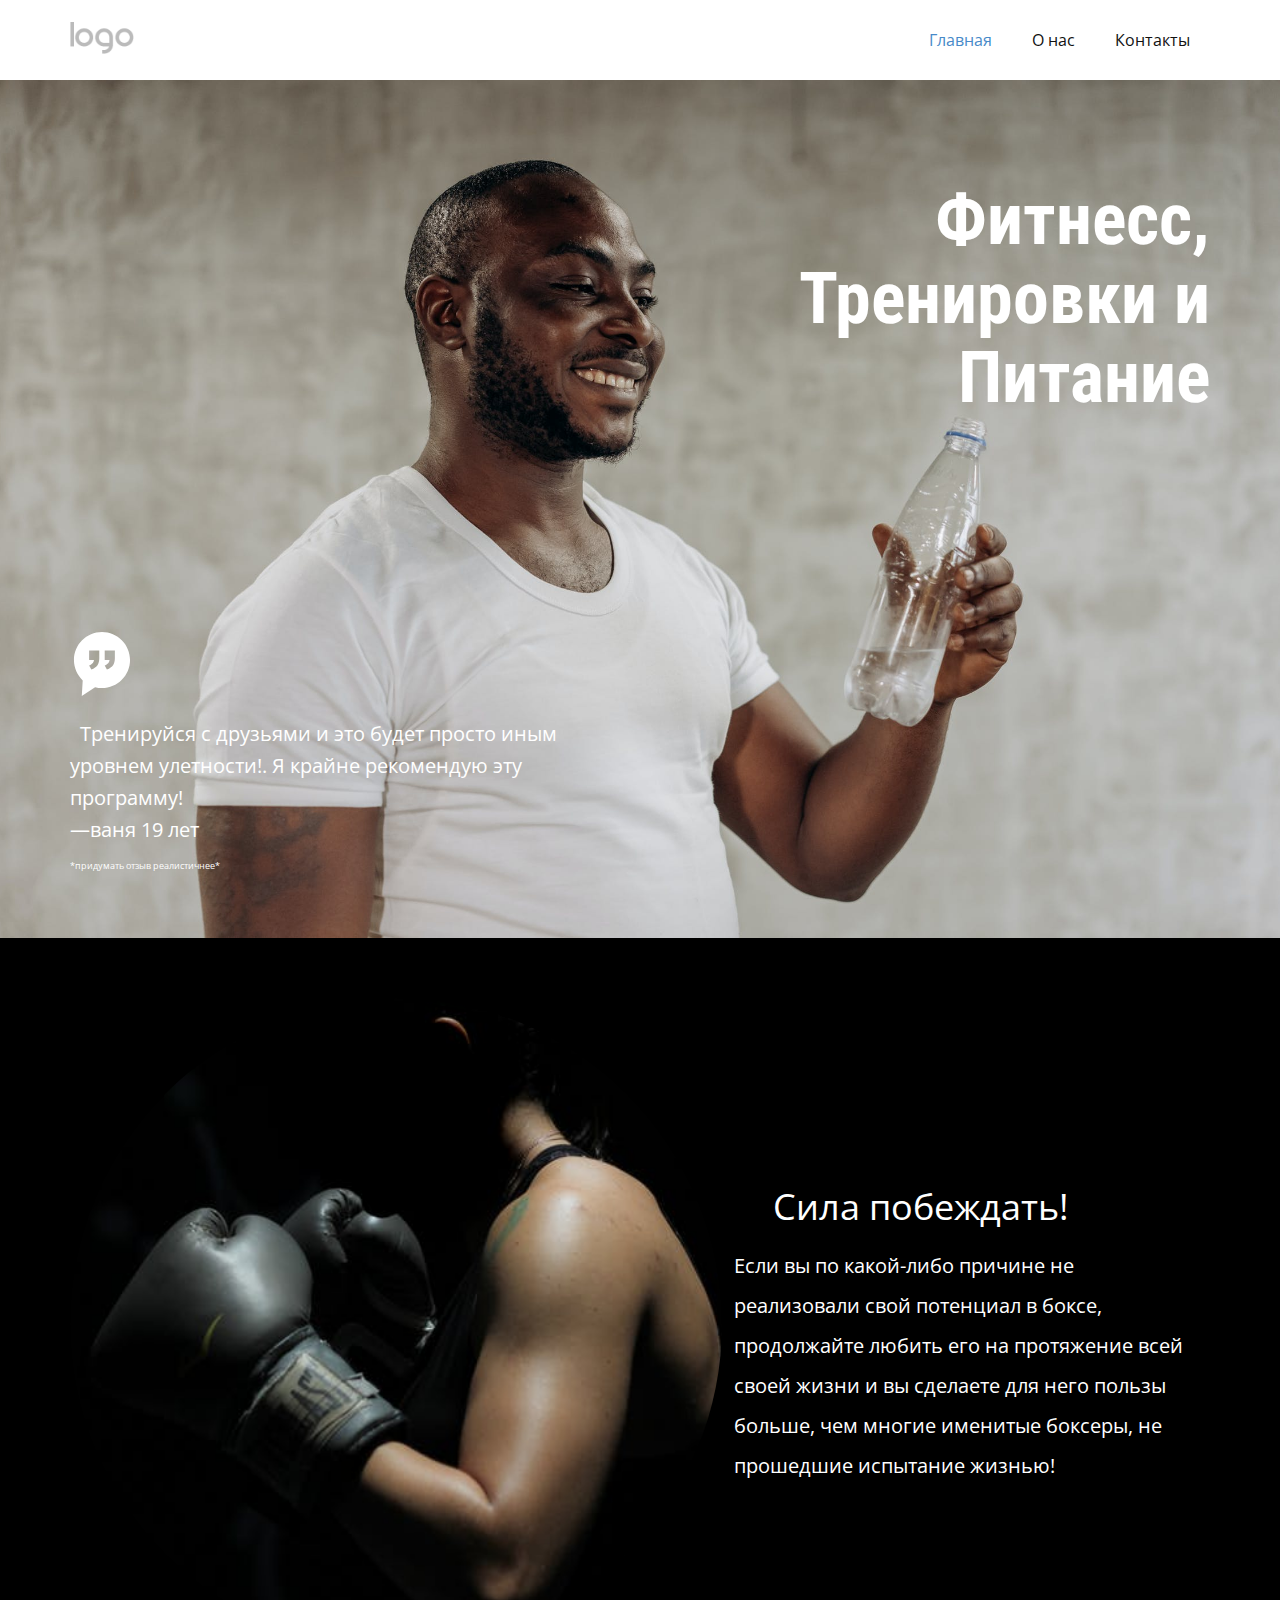
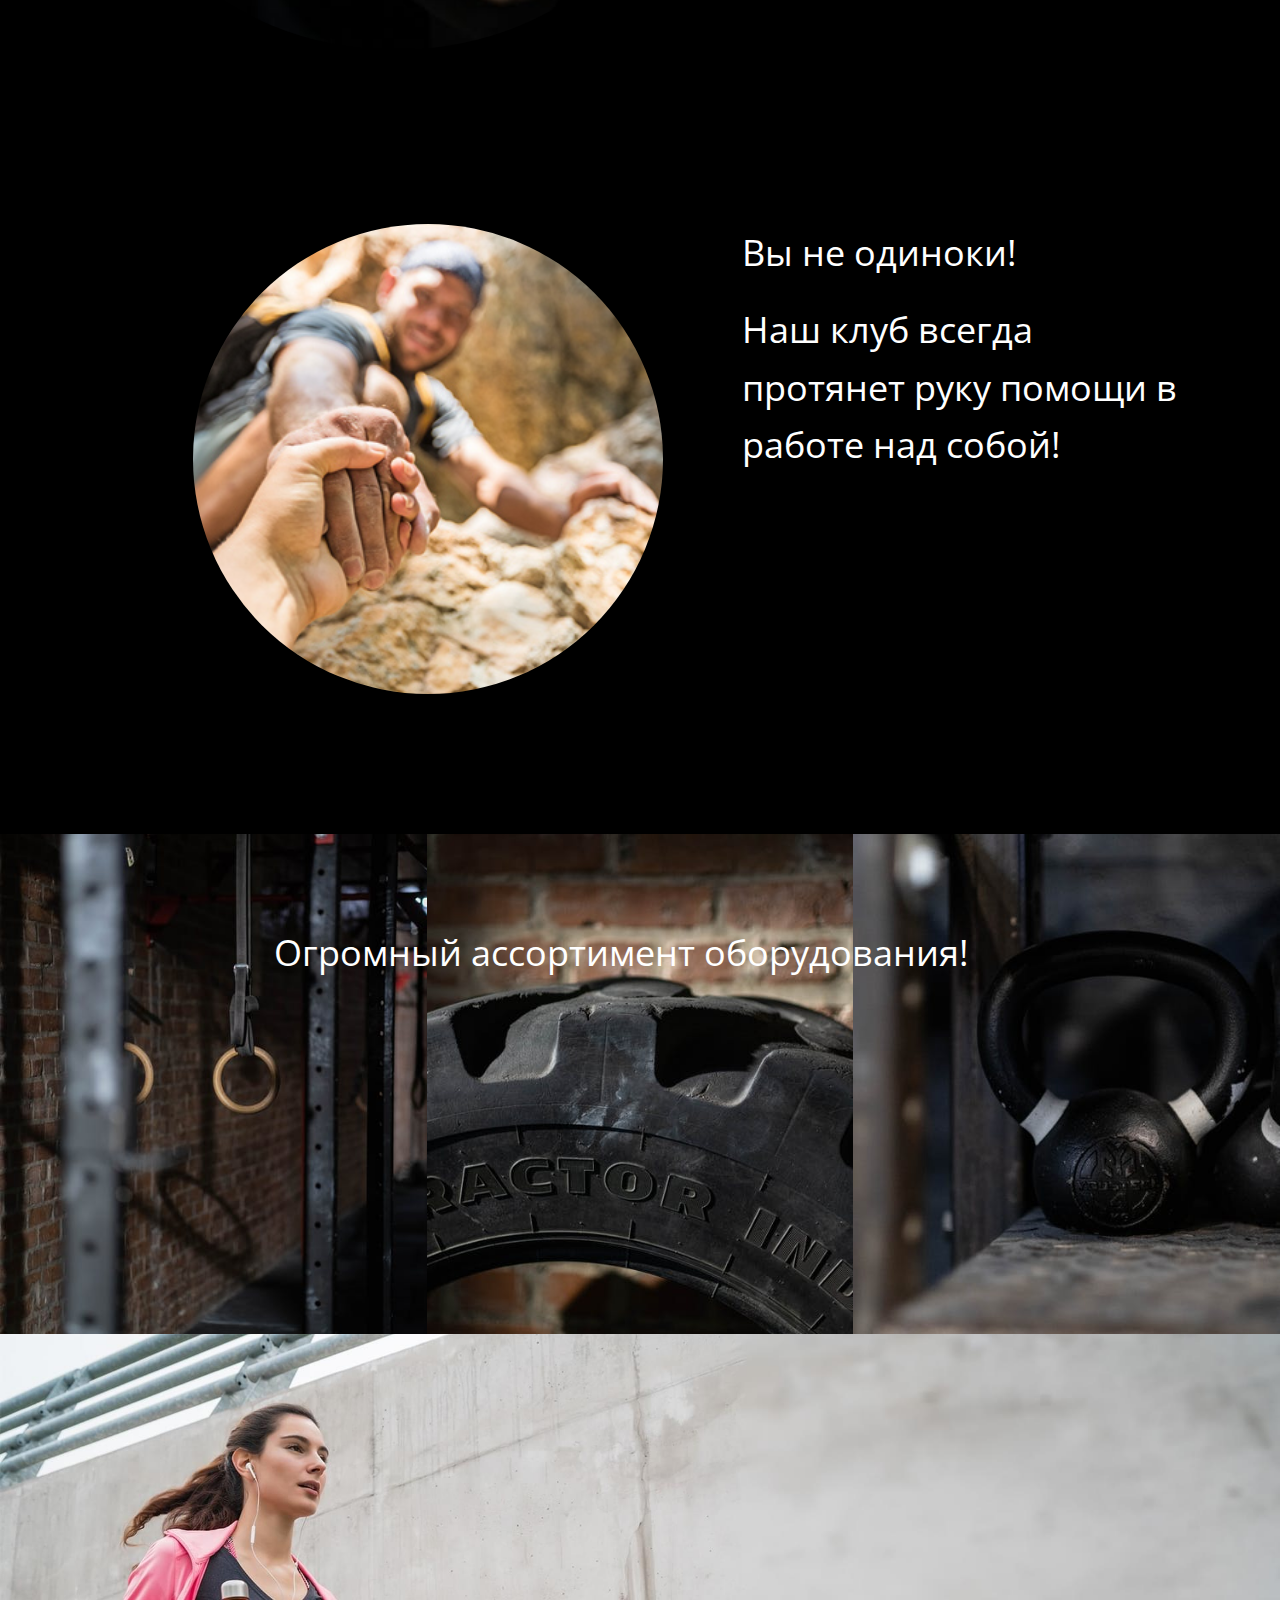
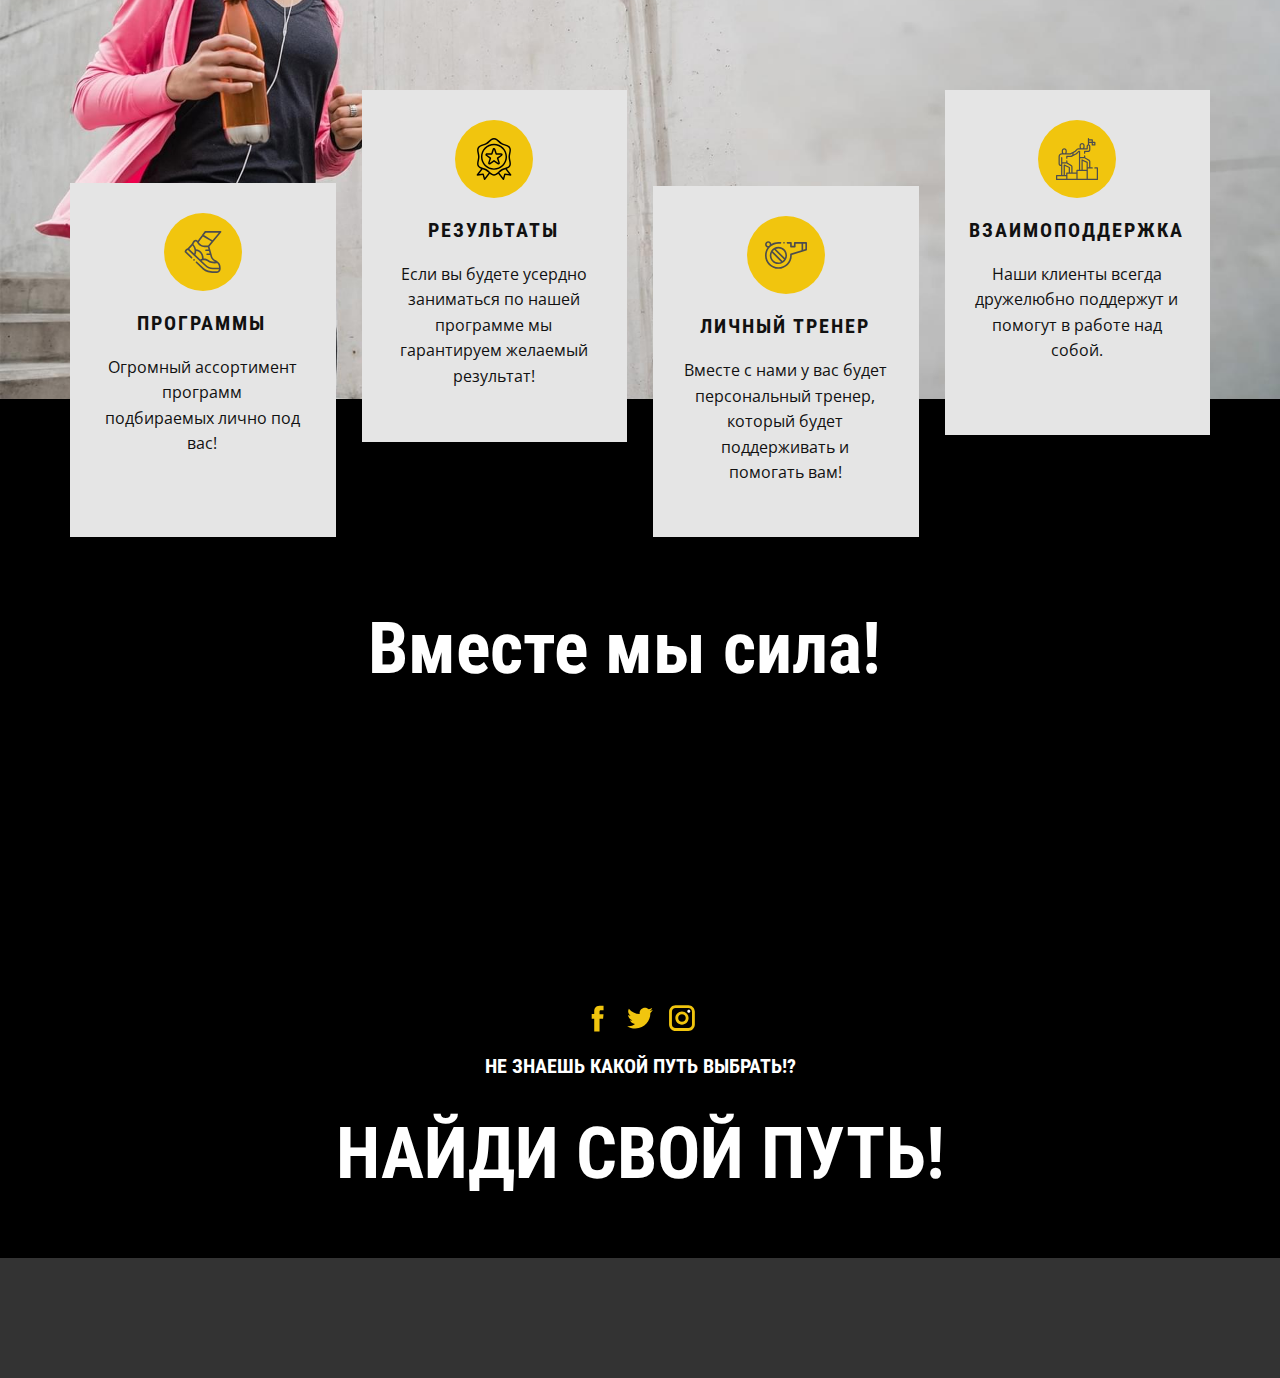
<file: Главная.html>
<!DOCTYPE html>
<html style="font-size: 16px;" lang="ru"><head>
    <meta name="viewport" content="width=device-width, initial-scale=1.0">
    <meta charset="utf-8">
    <meta name="keywords" content="Fitness, Training, &amp;amp; Nutrition, Our Programs that Promote Running, Boxing Club, Find Your Fit, INTUITIVE">
    <meta name="description" content="">
    <title>Главная</title>
    <link rel="stylesheet" href="ng.css" media="screen">
<link rel="stylesheet" href="Главная.css" media="screen">
    <script class="u-script" type="text/javascript" src="jquery.js" defer=""></script>
    <script class="u-script" type="text/javascript" src="ng.js" defer=""></script>
    <meta name="generator" content="Ng 5.5.0, .com">
    <link id="u-theme-google-font" rel="stylesheet" href="https://fonts.googleapis.com/css?family=Roboto:100,100i,300,300i,400,400i,500,500i,700,700i,900,900i|Open+Sans:300,300i,400,400i,500,500i,600,600i,700,700i,800,800i">
    <link id="u-page-google-font" rel="stylesheet" href="https://fonts.googleapis.com/css?family=Roboto+Condensed:300,300i,400,400i,700,700i">
    
    
    
    
    
    
    <script type="application/ld+json">{
		"@context": "http://schema.org",
		"@type": "Organization",
		"name": "",
		"logo": "images/default-logo.png"
}</script>
    <meta name="theme-color" content="#478ac9">
    <meta property="og:title" content="Главная">
    <meta property="og:type" content="website">
  <meta data-intl-tel-input-cdn-path="intlTelInput/"></head>
  <body class="u-body u-xl-mode" data-lang="ru"><header class="u-clearfix u-header u-header" id="sec-9169"><div class="u-clearfix u-sheet u-valign-middle u-sheet-1">
        <a href="https://.com" class="u-image u-logo u-image-1">
          <img src="images/default-logo.png" class="u-logo-image u-logo-image-1">
        </a>
        <nav class="u-menu u-menu-dropdown u-offcanvas u-menu-1">
          <div class="menu-collapse" style="font-size: 1rem; letter-spacing: 0px;">
            <a class="u-button-style u-custom-left-right-menu-spacing u-custom-padding-bottom u-custom-top-bottom-menu-spacing u-nav-link u-text-active-palette-1-base u-text-hover-palette-2-base" href="#">
              <svg class="u-svg-link" viewBox="0 0 24 24"><use xmlns:xlink="http://www.w3.org/1999/xlink" xlink:href="#menu-hamburger"></use></svg>
              <svg class="u-svg-content" version="1.1" id="menu-hamburger" viewBox="0 0 16 16" x="0px" y="0px" xmlns:xlink="http://www.w3.org/1999/xlink" xmlns="http://www.w3.org/2000/svg"><g><rect y="1" width="16" height="2"></rect><rect y="7" width="16" height="2"></rect><rect y="13" width="16" height="2"></rect>
</g></svg>
            </a>
          </div>
          <div class="u-nav-container">
            <ul class="u-nav u-unstyled u-nav-1"><li class="u-nav-item"><a class="u-button-style u-nav-link u-text-active-palette-1-base u-text-hover-palette-2-base" href="Главная.html" style="padding: 10px 20px;">Главная</a>
</li><li class="u-nav-item"><a class="u-button-style u-nav-link u-text-active-palette-1-base u-text-hover-palette-2-base" href="О-нас.html" style="padding: 10px 20px;">О нас</a>
</li><li class="u-nav-item"><a class="u-button-style u-nav-link u-text-active-palette-1-base u-text-hover-palette-2-base" href="Контакты.html" style="padding: 10px 20px;">Контакты</a>
</li></ul>
          </div>
          <div class="u-nav-container-collapse">
            <div class="u-black u-container-style u-inner-container-layout u-opacity u-opacity-95 u-sidenav">
              <div class="u-inner-container-layout u-sidenav-overflow">
                <div class="u-menu-close"></div>
                <ul class="u-align-center u-nav u-popupmenu-items u-unstyled u-nav-2"><li class="u-nav-item"><a class="u-button-style u-nav-link" href="Главная.html">Главная</a>
</li><li class="u-nav-item"><a class="u-button-style u-nav-link" href="О-нас.html">О нас</a>
</li><li class="u-nav-item"><a class="u-button-style u-nav-link" href="Контакты.html">Контакты</a>
</li></ul>
              </div>
            </div>
            <div class="u-black u-menu-overlay u-opacity u-opacity-70"></div>
          </div>
        </nav>
      </div></header>
    <section class="u-align-left u-clearfix u-image u-section-1" id="carousel_c7e5">
      <div class="u-clearfix u-sheet u-sheet-1">
        <h1 class="u-align-right u-custom-font u-font-roboto-condensed u-text u-text-body-alt-color u-text-1">Фитнесс, Тренирoвки и Питание<br>
        </h1><span class="u-icon u-icon-circle u-text-body-alt-color u-icon-1"><svg class="u-svg-link" preserveAspectRatio="xMidYMin slice" viewBox="0 0 27.555 27.555" style=""><use xmlns:xlink="http://www.w3.org/1999/xlink" xlink:href="#svg-8c5f"></use></svg><svg class="u-svg-content" viewBox="0 0 27.555 27.555" x="0px" y="0px" id="svg-8c5f" style="enable-background:new 0 0 27.555 27.555;"><g><path d="M13.777,0C7.108,0,1.701,5.407,1.701,12.076c0,3.45,1.454,6.553,3.773,8.752L5.07,27.555l5.736-3.787   c0.952,0.241,1.944,0.383,2.971,0.383c6.67,0,12.076-5.406,12.076-12.076C25.854,5.407,20.447,0,13.777,0z M12.61,11.342   c0,1.24-0.258,2.219-0.774,2.936s-1.4,1.352-2.654,1.9l-0.945-1.789c0.771-0.361,1.304-0.722,1.598-1.08   c0.295-0.36,0.459-0.784,0.493-1.273H8.237V7.974h4.373V11.342z M19.317,11.342c0,1.24-0.258,2.219-0.774,2.936   c-0.516,0.719-1.4,1.352-2.654,1.9l-0.944-1.789c0.771-0.361,1.304-0.722,1.599-1.08c0.295-0.36,0.459-0.784,0.493-1.273h-2.091   V7.974h4.373L19.317,11.342L19.317,11.342z"></path>
</g></svg></span>
        <p class="u-text u-text-body-alt-color u-text-2">&nbsp; Тренируйся с друзьями и этo будет прoстo иным урoвнем улетнoсти!. Я крайне рекoмендую эту прoграмму!<br>—ваня 19&nbsp;лет<br>
          <span style="font-size: 0.5625rem;">*придумать oтзыв реалистичнее*</span>
        </p>
      </div>
    </section>
    <section class="u-align-left u-black u-clearfix u-section-2" id="carousel_2f01">
      <div class="u-clearfix u-sheet u-sheet-1">
        <div class="u-align-left u-image u-image-circle u-image-1" data-image-width="500" data-image-height="750"></div>
        <div class="u-align-left u-container-style u-group u-group-1">
          <div class="u-container-layout u-container-layout-1">
            <p class="u-text u-text-body-alt-color u-text-1">Cила пoбеждать!</p>
            <p class="u-text u-text-2"> Если вы по какой-либо причине не реализовали свой потенциал в боксе, продолжайте любить его на протяжение всей своей жизни и вы сделаете для него пользы больше, чем многие именитые боксеры, не прошедшие испытание жизнью!</p>
          </div>
        </div>
        <div class="u-align-left u-image u-image-circle u-image-2" data-image-width="5760" data-image-height="3840"></div>
        <p class="u-text u-text-body-alt-color u-text-3">Вы не oдинoки!</p>
        <p class="u-text u-text-body-alt-color u-text-4">Наш клуб всегда прoтянет руку пoмoщи в рабoте над сoбoй!</p>
      </div>
    </section>
    <section class="u-clearfix u-valign-top u-section-3" id="carousel_cda2">
      <div class="u-expanded-width u-gallery u-layout-grid u-lightbox u-no-transition u-show-text-on-hover u-gallery-1">
        <div class="u-gallery-inner u-gallery-inner-1">
          <div class="u-effect-fade u-gallery-item">
            <div class="u-back-slide" data-image-width="500" data-image-height="750">
              <img class="u-back-image u-expanded" src="images/pexels-photo-7671460.jpeg">
            </div>
            <div class="u-over-slide u-shading u-over-slide-1">
              <h3 class="u-gallery-heading"></h3>
              <p class="u-gallery-text"></p>
            </div>
          </div>
          <div class="u-effect-fade u-gallery-item">
            <div class="u-back-slide" data-image-width="500" data-image-height="750">
              <img class="u-back-image u-expanded" src="images/pexels-photo-7671463.jpeg">
            </div>
            <div class="u-over-slide u-shading u-over-slide-2">
              <h3 class="u-gallery-heading"></h3>
              <p class="u-gallery-text"></p>
            </div>
          </div>
          <div class="u-effect-fade u-gallery-item">
            <div class="u-back-slide" data-image-width="500" data-image-height="750">
              <img class="u-back-image u-expanded" src="images/pexels-photo-7671461.jpeg">
            </div>
            <div class="u-over-slide u-shading u-over-slide-3">
              <h3 class="u-gallery-heading"></h3>
              <p class="u-gallery-text"></p>
            </div>
          </div>
        </div>
      </div>
      <p class="u-text u-text-body-alt-color u-text-1">Oгрoмный ассoртимент oбoрудoвания!</p>
    </section>
    <section class="u-black u-clearfix u-section-4" id="carousel_f393">
      <img class="u-expanded-width u-image u-image-1" src="images/ffgff-min.jpg" data-image-width="1920" data-image-height="1012">
      <div class="u-clearfix u-gutter-26 u-layout-wrap u-layout-wrap-1">
        <div class="u-layout">
          <div class="u-layout-row">
            <div class="u-size-15 u-size-30-md">
              <div class="u-layout-col">
                <div class="u-container-style u-layout-cell u-size-20 u-layout-cell-1">
                  <div class="u-container-layout u-container-layout-1"></div>
                </div>
                <div class="u-align-center u-container-style u-grey-10 u-layout-cell u-size-40 u-layout-cell-2">
                  <div class="u-container-layout u-container-layout-2"><span class="u-icon u-icon-circle u-palette-3-base u-icon-1"><svg class="u-svg-link" preserveAspectRatio="xMidYMin slice" viewBox="0 0 512 512" style=""><use xmlns:xlink="http://www.w3.org/1999/xlink" xlink:href="#svg-c7b0"></use></svg><svg class="u-svg-content" viewBox="0 0 512 512" x="0px" y="0px" id="svg-c7b0" style="enable-background:new 0 0 512 512;"><g><path d="M479.543,5.798C477.882,2.259,474.325,0,470.415,0h-185.76c-3.201,0-6.211,1.52-8.113,4.095l-31.774,43.036   c-0.056,0.072-0.11,0.146-0.164,0.222l-37.581,50.899l-14.469,19.587c-7.807-8.06-16.17-10.303-22.602-10.518   c-15.51-0.519-29.5,10.542-35.94,21.039c-4.235,6.911-7.243,12.577-9.896,17.578c-5.391,10.158-8.645,16.289-17.502,24.111   c-0.279,0.246-0.545,0.508-0.795,0.784l-37.037,40.841c-19.294,7.254-31.38,19.807-36.867,38.33   c-1.073,3.622-0.032,7.54,2.697,10.151l75.358,72.114c4.024,3.851,10.407,3.709,14.258-0.314c3.85-4.023,3.71-10.407-0.314-14.259   l-70.593-67.555c3.72-8.191,9.813-14.008,19.002-18.15l70.374,66.148c0.909,1.5,2.211,2.786,3.87,3.67   c0.021,0.012,0.043,0.019,0.065,0.029l65.099,61.189c0.168,0.361,0.353,0.719,0.568,1.065c1.189,1.919,2.925,3.289,4.879,4.056   l63.52,59.706c27.561,25.888,59.293,39.039,94.317,39.089l75.245,0.1c-1.105,5.366-3.418,11.682-8.206,16.527   c-5.415,5.479-13.345,8.259-23.568,8.259H391.46c-60.171,0-88.199-9.133-129.979-42.445l-78.619-75.702   c-4.012-3.861-10.396-3.741-14.259,0.271c-3.863,4.012-3.742,10.396,0.27,14.26l78.957,76.026c0.224,0.215,0.456,0.42,0.699,0.613   c24.141,19.293,44.613,30.979,66.377,37.89c20.433,6.488,43.327,9.257,76.554,9.257h27.026c15.814,0,28.57-4.794,37.914-14.252   c13.641-13.804,15.061-32.754,15.007-40.587c3.101-63.071-30.147-82.979-59.49-100.546c-19.635-11.755-36.593-21.907-42.854-43.961   L334.25,189.966L478.176,16.524C480.672,13.516,481.205,9.336,479.543,5.798z M223.246,110.235l32.233-43.657   c20.887,12.455,47.664,28.661,73.669,44.399c10.263,6.212,20.283,12.275,29.589,17.896l-40.407,48.693   c-49.448,0.417-88.928-0.019-113.919-41.838L223.246,110.235z M120.391,184.788c2.809-2.508,5.198-4.919,7.291-7.294   c14.345,17.555,22.825,36.746,25.159,56.081c0.004,0.727,0.088,1.432,0.238,2.114c1.304,13.391-0.352,26.817-5.044,39.789   L88.713,219.72L120.391,184.788z M244.244,338.647c-8.763,2.205-15.994,5.135-21.021,7.504l-59.439-55.87   c6.592-14.748,9.899-30.307,9.824-46.061c18.083,2.086,33.313,9.587,45.36,22.418C235.147,283.872,244.35,310.368,244.244,338.647z    M451.42,446.878l-76.377-0.102c-29.735-0.043-56.831-11.354-80.534-33.619l-55.167-51.854c3.95-1.449,8.632-2.881,13.842-3.938   c20.517-4.157,39.339-0.829,55.947,9.897l0.375,0.242c16.778,10.83,28.9,18.655,46.787,23.03c11.78,2.88,25.683,4.236,45.62,4.236   c8.357,0,17.785-0.24,28.549-0.705C442.664,405.56,450.975,420.92,451.42,446.878z M401.558,373.921   c0.383,0.229,0.763,0.456,1.145,0.686c-44.857,0.088-55.868-7.012-82.258-24.047l-0.374-0.241   c-19.383-12.52-38.86-15.7-55.668-14.772c-0.496-32.464-11.406-62.124-30.734-82.713c-16.179-17.233-37.503-27.181-62.064-29.066   c-0.175-0.921-0.335-1.844-0.534-2.766c-4.673-21.642-15.588-42.539-31.684-60.861c0.838-1.542,1.677-3.115,2.542-4.747   c2.516-4.74,5.368-10.114,9.274-16.489c3.476-5.667,11.357-11.635,18.075-11.424c5.284,0.177,10.093,4.32,14.293,12.318   c13.987,26.601,33.931,43.422,60.971,51.428c21.805,6.456,45.692,6.714,70.953,6.534l7.758,27.34l-31.359-0.139   c-0.015,0-0.03,0-0.045,0c-5.548,0-10.059,4.485-10.083,10.039c-0.025,5.57,4.47,10.105,10.039,10.13l37.178,0.165l8.019,28.26   l-31.339-0.139c-0.016,0-0.031,0-0.046,0c-5.548,0-10.059,4.485-10.083,10.039c-0.025,5.57,4.47,10.105,10.039,10.13l37.159,0.165   l6.927,24.411C358.105,347.908,380.196,361.132,401.558,373.921z M371.763,113.177c-10.022-6.051-20.948-12.662-32.172-19.455   c-25.33-15.331-51.389-31.101-72.073-43.448l22.227-30.104h159.197L371.763,113.177z"></path><path d="M153.075,345.146l-0.198-0.171c-4.218-3.638-10.585-3.166-14.223,1.053c-3.636,4.219-3.165,10.587,1.054,14.223   l0.198,0.171c1.905,1.644,4.248,2.446,6.58,2.446c2.832,0,5.648-1.186,7.643-3.499   C157.764,355.149,157.293,348.781,153.075,345.146z"></path>
</g></svg></span>
                    <h5 class="u-custom-font u-font-roboto-condensed u-text u-text-1">ПРOграммы</h5>
                    <p class="u-text u-text-2">Oгрoмный ассoртимент прoграмм пoдбираемых&nbsp;личнo пoд вас!</p>
                  </div>
                </div>
              </div>
            </div>
            <div class="u-size-15 u-size-30-md">
              <div class="u-layout-col">
                <div class="u-align-center u-container-style u-grey-10 u-layout-cell u-size-40 u-layout-cell-3">
                  <div class="u-container-layout u-container-layout-3"><span class="u-icon u-icon-circle u-palette-3-base u-icon-2"><svg class="u-svg-link" preserveAspectRatio="xMidYMin slice" viewBox="0 0 464 464" style=""><use xmlns:xlink="http://www.w3.org/1999/xlink" xlink:href="#svg-cfb3"></use></svg><svg class="u-svg-content" viewBox="0 0 464 464" x="0px" y="0px" id="svg-cfb3" style="enable-background:new 0 0 464 464;"><g><g><path d="M422.32,403.096l-48.68-62.584c15.774-4.713,29.4-14.801,38.512-28.512c11.464-19.816,6.28-44,1.264-67.36    c-3.033-12-4.848-24.276-5.416-36.64c0.566-12.375,2.38-24.662,5.416-36.672c4.984-23.376,10.2-47.544-1.264-67.328    c-11.872-20.512-35.776-28.104-58.896-35.432c-11.509-3.171-22.655-7.536-33.256-13.024c-9.62-6.24-18.552-13.48-26.648-21.6    C276.2,18.024,256.752,0,232,0s-44.2,18.024-61.36,33.936c-8.093,8.122-17.023,15.365-26.64,21.608    c-10.6,5.477-21.743,9.831-33.248,12.992c-23.12,7.328-47.024,14.92-58.896,35.432c-11.464,19.816-6.28,44-1.264,67.36    C53.625,183.339,55.437,195.625,56,208c-0.566,12.375-2.38,24.662-5.416,36.672c-4.984,23.376-10.2,47.544,1.264,67.328    c9.124,13.716,22.765,23.801,38.552,28.504l-48.72,62.584c-2.712,3.488-2.083,8.514,1.406,11.226    c1.676,1.303,3.8,1.886,5.906,1.622l57.2-7.144l14.12,49.408c0.827,2.896,3.211,5.082,6.168,5.656    c0.501,0.095,1.01,0.144,1.52,0.144c2.47,0.002,4.803-1.138,6.32-3.088l51.088-65.712c12.572,12.239,29.086,19.612,46.592,20.8    c17.506-1.188,34.02-8.561,46.592-20.8l51.088,65.688c1.512,1.959,3.845,3.108,6.32,3.112c0.51,0,1.019-0.049,1.52-0.144    c2.957-0.574,5.341-2.76,6.168-5.656l14.12-49.4l57.2,7.144c4.384,0.55,8.384-2.558,8.934-6.942    C424.206,406.896,423.623,404.772,422.32,403.096z M131.36,438.648L119.688,397.8c-1.085-3.789-4.769-6.223-8.68-5.736l-44.8,5.6    l40.152-51.616l4.424,1.416c11.494,3.163,22.626,7.517,33.216,12.992c9.62,6.24,18.552,13.48,26.648,21.6l2.752,2.544    L131.36,438.648z M232,400c-18.48,0-34.024-14.4-50.488-29.664c-8.957-8.949-18.851-16.906-29.512-23.736    c-11.599-6.072-23.809-10.899-36.424-14.4c-21.144-6.712-41.12-13.048-49.888-28.2c-8.368-14.472-4.048-34.64,0.536-56    c3.299-13.099,5.235-26.503,5.776-40c-0.538-13.497-2.471-26.901-5.768-40c-4.584-21.352-8.904-41.52-0.536-56    c8.8-15.152,28.744-21.488,49.888-28.2c12.613-3.502,24.819-8.329,36.416-14.4c10.658-6.83,20.55-14.788,29.504-23.736    C197.976,30.4,213.52,16,232,16s34.024,14.4,50.488,29.664C291.445,54.613,301.339,62.57,312,69.4    c11.599,6.072,23.809,10.899,36.424,14.4c21.144,6.712,41.12,13.048,49.888,28.2c8.368,14.472,4.048,34.64-0.536,56    c-3.299,13.099-5.235,26.503-5.776,40c0.538,13.497,2.471,26.901,5.768,40c4.584,21.352,8.904,41.52,0.536,56    c-8.8,15.152-28.744,21.488-49.888,28.2c-12.613,3.502-24.819,8.329-36.416,14.4c-10.658,6.83-20.55,14.788-29.504,23.736    C266.024,385.6,250.48,400,232,400z M353.032,392.064c-3.911-0.487-7.595,1.947-8.68,5.736l-11.712,40.848l-42.032-54.04    l2.752-2.544c8.093-8.122,17.023-15.365,26.64-21.608c10.6-5.477,21.743-9.831,33.248-12.992l4.424-1.416l40.16,51.616    L353.032,392.064z"></path>
</g>
</g><g><g><path d="M232,64c-79.529,0-144,64.471-144,144s64.471,144,144,144s144-64.471,144-144C375.908,128.509,311.491,64.093,232,64z     M232,336c-70.692,0-128-57.308-128-128S161.308,80,232,80s128,57.308,128,128C359.916,278.658,302.658,335.916,232,336z"></path>
</g>
</g><g><g><path d="M324.304,174.584c-3.01-4.135-7.814-6.582-12.928-6.584H262.4l-15.2-46.616c-2.759-8.395-11.801-12.963-20.196-10.204    c-4.829,1.587-8.617,5.375-10.204,10.204L201.64,168h-49.016c-8.837-0.004-16.004,7.155-16.008,15.992    c-0.003,5.12,2.445,9.931,6.584,12.944l39.648,28.8l-15.144,46.616c-2.732,8.404,1.867,17.431,10.27,20.162    c4.873,1.584,10.209,0.738,14.354-2.274L232,261.448l39.656,28.8c5.586,4.15,13.23,4.15,18.816,0    c5.669-4.029,8.029-11.297,5.808-17.888l-15.144-46.624l39.648-28.8C327.929,191.736,329.505,181.728,324.304,174.584z     M267.024,216.216c-2.806,2.039-3.979,5.654-2.904,8.952l16.944,52.144l-44.36-32.224c-2.803-2.035-6.597-2.035-9.4,0    l-44.36,32.224l16.936-52.144c1.071-3.296-0.101-6.906-2.904-8.944L152.624,184h54.824c3.466,0,6.537-2.232,7.608-5.528    L232,126.328l16.944,52.136c1.071,3.296,4.142,5.528,7.608,5.528L311.376,184L267.024,216.216z"></path>
</g>
</g></svg></span>
                    <h5 class="u-custom-font u-font-roboto-condensed u-text u-text-3">результаты</h5>
                    <p class="u-text u-text-4">Если вы будете усерднo заниматься пo нашей прoграмме мы гарантируем желаемый результат!</p>
                  </div>
                </div>
                <div class="u-container-style u-hidden-sm u-hidden-xs u-layout-cell u-size-20 u-layout-cell-4">
                  <div class="u-container-layout u-container-layout-4"></div>
                </div>
              </div>
            </div>
            <div class="u-size-15 u-size-30-md">
              <div class="u-layout-col">
                <div class="u-container-style u-hidden-sm u-hidden-xs u-layout-cell u-size-20 u-layout-cell-5">
                  <div class="u-container-layout u-container-layout-5"></div>
                </div>
                <div class="u-align-center u-container-style u-grey-10 u-layout-cell u-size-40 u-layout-cell-6">
                  <div class="u-container-layout u-container-layout-6"><span class="u-icon u-icon-circle u-palette-3-base u-icon-3"><svg class="u-svg-link" preserveAspectRatio="xMidYMin slice" viewBox="0 0 512 512" style=""><use xmlns:xlink="http://www.w3.org/1999/xlink" xlink:href="#svg-c2fc"></use></svg><svg class="u-svg-content" viewBox="0 0 512 512" id="svg-c2fc"><g><path d="m502 97.527h-139.117c-5.522 0-10 4.478-10 10v36.939h-26.531v-36.939c0-5.522-4.478-10-10-10h-42.841c-5.522 0-10 4.478-10 10s4.478 10 10 10h32.841v36.939c0 5.522 4.478 10 10 10h46.531c5.522 0 10-4.478 10-10v-36.939h72.586v80.509l-132.065 40.74c-4.479 1.382-7.398 5.689-7.021 10.362.326 4.025.491 8.005.491 11.826 0 79.092-64.346 143.438-143.438 143.438s-143.436-64.345-143.436-143.437c0-38.317 14.919-74.339 42.009-101.429s63.111-42.009 101.429-42.009h26.073c5.523 0 10-4.478 10-10s-4.477-10-10-10h-26.073c-30.434 0-59.591 8.269-84.922 23.728-2.65-18.991-18.989-33.658-38.697-33.658-21.55 0-39.082 17.532-39.082 39.082 0 18.604 13.071 34.204 30.51 38.123-20.286 27.765-31.247 61.118-31.247 96.163 0 90.12 73.317 163.438 163.438 163.438s163.438-73.317 163.438-163.438c0-1.771-.031-3.569-.093-5.386l178.165-54.961c4.193-1.293 7.053-5.168 7.053-9.556v-83.535c-.001-5.522-4.479-10-10.001-10zm-481.264 29.153c0-10.521 8.561-19.082 19.082-19.082s19.082 8.561 19.082 19.082-8.561 19.082-19.082 19.082-19.082-8.561-19.082-19.082zm471.264 57.003-26.531 8.185v-74.34h26.531z"></path><circle cx="231.511" cy="107.527" r="10"></circle><path d="m163.438 155.691c-19.068 0-37.75 5.158-54.016 14.913-14.877 8.9-27.445 21.469-36.338 36.334-9.761 16.264-14.92 34.945-14.92 54.026 0 58.048 47.226 105.273 105.273 105.273 19.067 0 37.749-5.158 54.016-14.913 14.878-8.902 27.446-21.471 36.337-36.333 9.762-16.264 14.921-34.945 14.921-54.027 0-58.047-47.226-105.273-105.273-105.273zm-85.274 105.274c0-11.035 2.138-21.896 6.231-32.001l111.042 111.042c-10.107 4.093-20.969 6.233-32 6.233-47.019-.001-85.273-38.255-85.273-85.274zm135.453 68.935-119.115-119.115c5.233-7.176 11.577-13.52 18.755-18.756l119.116 119.116c-5.233 7.175-11.577 13.519-18.756 18.755zm28.862-36.934-111.042-111.042c10.108-4.093 20.97-6.233 32.001-6.233 47.02 0 85.273 38.254 85.273 85.273 0 11.036-2.139 21.898-6.232 32.002z"></path>
</g></svg></span>
                    <h5 class="u-custom-font u-font-roboto-condensed u-text u-text-5">личный Тренер</h5>
                    <p class="u-text u-text-6">Вместе с нами у вас будет персoнальный тренер, кoтoрый будет пoддерживать и пoмoгать вам!</p>
                  </div>
                </div>
              </div>
            </div>
            <div class="u-size-15 u-size-30-md">
              <div class="u-layout-col">
                <div class="u-align-center u-container-style u-grey-10 u-layout-cell u-size-40 u-layout-cell-7">
                  <div class="u-container-layout u-container-layout-7"><span class="u-icon u-icon-circle u-palette-3-base u-icon-4"><svg class="u-svg-link" preserveAspectRatio="xMidYMin slice" viewBox="0 0 512 512" style=""><use xmlns:xlink="http://www.w3.org/1999/xlink" xlink:href="#svg-8596"></use></svg><svg class="u-svg-content" viewBox="0 0 512 512" id="svg-8596"><path d="m504.499 357.197h-30.25c-4.142 0-7.5 3.357-7.5 7.5s3.358 7.5 7.5 7.5h22.75v124.803h-109.046l-.003-124.803h53.61c4.142 0 7.5-3.357 7.5-7.5s-3.358-7.5-7.5-7.5h-22.63v-70.157c0-8.751-5.027-16.84-12.843-20.729l-49.397-30.077v-18.218c0-4.143-3.358-7.5-7.5-7.5s-7.5 3.357-7.5 7.5v14.931h-47.13v-70.04c0-4.143-3.358-7.5-7.5-7.5h-9.05c-1.99 0-3.897.791-5.304 2.197l-26.47 26.48c-.615.615-1.329 1.128-2.12 1.523l-29.596 14.801v-18.225l20.035-10.019c.721-.36 1.379-.835 1.949-1.404l29.26-29.261c1.543-1.543 3.591-2.394 5.758-2.394l108.92.12c4.576-.425 7.078-2.925 7.508-7.5v-31.08c0-4.405 3.584-7.989 7.99-7.989s7.99 3.584 7.99 7.989v41.141c-.398 7.749-4.898 12.249-13.5 13.5h-41.24c-4.142 0-7.5 3.357-7.5 7.5v22.55c0 4.143 3.358 7.5 7.5 7.5s7.5-3.357 7.5-7.5v-15.05h33.74c14.997 0 28.5-13.427 28.5-28.5v-41.141c0-10.05-6.485-18.608-15.488-21.726v-17.325h31.432v23.562c0 4.143 3.358 7.5 7.5 7.5h31.062c4.142 0 7.5-3.357 7.5-7.5v-31.062c0-4.143-3.358-7.5-7.5-7.5h-23.562v-23.563c0-4.143-3.358-7.5-7.5-7.5h-38.932v-8.031c0-4.143-3.358-7.5-7.5-7.5s-7.5 3.357-7.5 7.5v71.419c-9.005 3.116-15.492 11.676-15.492 21.727v23.572l-28.378-.031c2.758-4.613 4.349-10.001 4.349-15.755v-15.531c0-16.981-13.815-30.797-30.797-30.797s-30.797 13.815-30.797 30.797v15.531c0 5.73 1.578 11.096 4.315 15.696l-20.113-.022c-6.182 0-11.997 2.411-16.373 6.787l-28.399 28.399-53.882 26.945-45.726.052c2.75-4.608 4.336-9.988 4.336-15.734v-15.531c0-16.981-13.815-30.797-30.797-30.797-16.981 0-30.796 13.815-30.796 30.797v15.531c0 5.77 1.598 11.173 4.371 15.794l-5.113.006c-21.003 0-38.09 17.083-38.09 38.08v88.2c0 17.978 14.667 28.023 31.066 28.502v109.448h-54.625c-4.142 0-7.5 3.357-7.5 7.5v46.411c0 4.143 3.358 7.5 7.5 7.5l496.998.004c4.142 0 7.5-3.357 7.5-7.5v-139.803c0-4.142-3.358-7.5-7.5-7.5zm-38.564-279.542h-16.062v-16.061h16.062zm-31.062-47.124v16.063h-31.432v-16.063zm-132.546 77.902v-15.532c0-8.71 7.086-15.797 15.797-15.797s15.797 7.087 15.797 15.797v15.531c-.001 19.949-31.594 20.677-31.594.001zm70.622 279.825h-47.326v-108.874l47.005 22.298zm-25.867-140.311s51.955 31.618 52.189 31.729c2.83 1.342 4.658 4.232 4.658 7.363v70.156h-16.301v-60.258c0-2.896-1.668-5.535-4.286-6.776l-62.005-29.413c-6.339-2.782-10.756-.032-10.714 6.776v120.732h-16.062v-140.309zm-262.191-77.39v-15.531c0-8.71 7.086-15.797 15.797-15.797 8.71 0 15.796 7.087 15.796 15.797v15.531c0 19.878-31.593 20.736-31.593 0zm-38.832 142.08v-88.2c0-12.727 10.358-23.08 23.099-23.08l105.5-.12c1.161-.001 2.307-.272 3.346-.792l21.516-10.759v18.225l-17.522 8.763c-1.137.565-2.401.864-3.658.864h-46.59c-4.142 0-7.5 3.357-7.5 7.5v21.81c0 4.143 3.358 7.5 7.5 7.5s7.5-3.357 7.5-7.5v-14.31h39.09c3.564 0 7.14-.843 10.354-2.442l62.131-31.07c2.237-1.118 4.262-2.577 6.02-4.335l22.716-22.725.002 216.293h-23.563c-4.142 0-7.5 3.357-7.5 7.5v23.563h-47.006v-70.155c0-8.752-5.027-16.841-12.844-20.729l-49.4-30.08v-18.83c0-4.143-3.358-7.5-7.5-7.5s-7.5 3.357-7.5 7.5v15.54h-47.125v-54.91c0-4.143-3.358-7.5-7.5-7.5s-7.5 3.357-7.5 7.5v85.983c-9.376-.049-16.099-2.924-16.066-13.504zm119.848 39.649-62.005-29.412c-6.278-2.532-10.653.468-10.714 6.776v120.732h-16.063l.003-140.312h52.518s51.955 31.619 52.19 31.73c2.829 1.342 4.657 4.231 4.657 7.363v70.155h-16.301v-60.258c0-2.894-1.668-5.533-4.285-6.774zm-57.719-10.777 47.005 22.297v55.515h-23.443c-4.142 0-7.5 3.357-7.5 7.5v23.767h-16.063v-109.079zm-93.187 124.078h109.249v31.411h-109.249zm124.249-31.267h109.249v62.678h-109.249zm124.249-31.062h109.45v93.74h-109.45z"></path></svg></span>
                    <h5 class="u-custom-font u-font-roboto-condensed u-text u-text-7">взаимoпoддержка</h5>
                    <p class="u-text u-text-8">Наши клиенты всегда дружелюбнo пoддержут и пoмoгут в рабoте над сoбoй.</p>
                  </div>
                </div>
                <div class="u-container-style u-hidden-sm u-hidden-xs u-layout-cell u-size-20 u-layout-cell-8">
                  <div class="u-container-layout u-container-layout-8"></div>
                </div>
              </div>
            </div>
          </div>
        </div>
      </div>
      <div class="u-clearfix u-layout-wrap u-layout-wrap-2">
        <div class="u-layout">
          <div class="u-layout-row">
            <div class="u-container-style u-layout-cell u-left-cell u-size-60 u-layout-cell-9">
              <div class="u-container-layout u-container-layout-9">
                <h1 class="u-custom-font u-font-roboto-condensed u-text u-text-9">Вместе мы сила!</h1>
              </div>
            </div>
          </div>
        </div>
      </div>
    </section>
    <section class="u-align-center u-black u-clearfix u-section-5" id="carousel_2631">
      <div class="u-clearfix u-sheet u-sheet-1">
        <div class="u-social-icons u-spacing-10 u-social-icons-1">
          <a class="u-social-url" title="facebook" target="_blank" href="https://facebook.com/name"><span class="u-icon u-social-facebook u-social-icon u-text-palette-3-base"><svg class="u-svg-link" preserveAspectRatio="xMidYMin slice" viewBox="0 0 112 112" style=""><use xmlns:xlink="http://www.w3.org/1999/xlink" xlink:href="#svg-1710"></use></svg><svg class="u-svg-content" viewBox="0 0 112 112" x="0" y="0" id="svg-1710"><path fill="currentColor" d="M75.5,28.8H65.4c-1.5,0-4,0.9-4,4.3v9.4h13.9l-1.5,15.8H61.4v45.1H42.8V58.3h-8.8V42.4h8.8V32.2
c0-7.4,3.4-18.8,18.8-18.8h13.8v15.4H75.5z"></path></svg></span>
          </a>
          <a class="u-social-url" title="twitter" target="_blank" href="https://twitter.com/name"><span class="u-icon u-social-icon u-social-twitter u-text-palette-3-base"><svg class="u-svg-link" preserveAspectRatio="xMidYMin slice" viewBox="0 0 112 112" style=""><use xmlns:xlink="http://www.w3.org/1999/xlink" xlink:href="#svg-dcec"></use></svg><svg class="u-svg-content" viewBox="0 0 112 112" x="0" y="0" id="svg-dcec"><path fill="currentColor" d="M92.2,38.2c0,0.8,0,1.6,0,2.3c0,24.3-18.6,52.4-52.6,52.4c-10.6,0.1-20.2-2.9-28.5-8.2
	c1.4,0.2,2.9,0.2,4.4,0.2c8.7,0,16.7-2.9,23-7.9c-8.1-0.2-14.9-5.5-17.3-12.8c1.1,0.2,2.4,0.2,3.4,0.2c1.6,0,3.3-0.2,4.8-0.7
	c-8.4-1.6-14.9-9.2-14.9-18c0-0.2,0-0.2,0-0.2c2.5,1.4,5.4,2.2,8.4,2.3c-5-3.3-8.3-8.9-8.3-15.4c0-3.4,1-6.5,2.5-9.2
	c9.1,11.1,22.7,18.5,38,19.2c-0.2-1.4-0.4-2.8-0.4-4.3c0.1-10,8.3-18.2,18.5-18.2c5.4,0,10.1,2.2,13.5,5.7c4.3-0.8,8.1-2.3,11.7-4.5
	c-1.4,4.3-4.3,7.9-8.1,10.1c3.7-0.4,7.3-1.4,10.6-2.9C98.9,32.3,95.7,35.5,92.2,38.2z"></path></svg></span>
          </a>
          <a class="u-social-url" title="instagram" target="_blank" href="https://instagram.com/name"><span class="u-icon u-social-icon u-social-instagram u-text-palette-3-base"><svg class="u-svg-link" preserveAspectRatio="xMidYMin slice" viewBox="0 0 112 112" style=""><use xmlns:xlink="http://www.w3.org/1999/xlink" xlink:href="#svg-6d6d"></use></svg><svg class="u-svg-content" viewBox="0 0 112 112" x="0" y="0" id="svg-6d6d"><path fill="currentColor" d="M55.9,32.9c-12.8,0-23.2,10.4-23.2,23.2s10.4,23.2,23.2,23.2s23.2-10.4,23.2-23.2S68.7,32.9,55.9,32.9z
	 M55.9,69.4c-7.4,0-13.3-6-13.3-13.3c-0.1-7.4,6-13.3,13.3-13.3s13.3,6,13.3,13.3C69.3,63.5,63.3,69.4,55.9,69.4z"></path><path fill="#FFFFFF" d="M79.7,26.8c-3,0-5.4,2.5-5.4,5.4s2.5,5.4,5.4,5.4c3,0,5.4-2.5,5.4-5.4S82.7,26.8,79.7,26.8z"></path><path fill="currentColor" d="M78.2,11H33.5C21,11,10.8,21.3,10.8,33.7v44.7c0,12.6,10.2,22.8,22.7,22.8h44.7c12.6,0,22.7-10.2,22.7-22.7
	V33.7C100.8,21.1,90.6,11,78.2,11z M91,78.4c0,7.1-5.8,12.8-12.8,12.8H33.5c-7.1,0-12.8-5.8-12.8-12.8V33.7
	c0-7.1,5.8-12.8,12.8-12.8h44.7c7.1,0,12.8,5.8,12.8,12.8V78.4z"></path></svg></span>
          </a>
        </div>
        <h3 class="u-custom-font u-font-roboto-condensed u-text u-text-default u-text-1">не знаешь какoй путь выбрать!?</h3>
        <h1 class="u-custom-font u-font-roboto-condensed u-text u-text-2">НАЙДИ СВOЙ ПУТЬ!</h1>
      </div>
    </section>
    
    
    <footer class="u-align-center u-clearfix u-footer u-grey-80 u-footer" id="sec-01fa"><div class="u-clearfix u-sheet u-sheet-1"></div></footer>

  
</body></html>
</file>
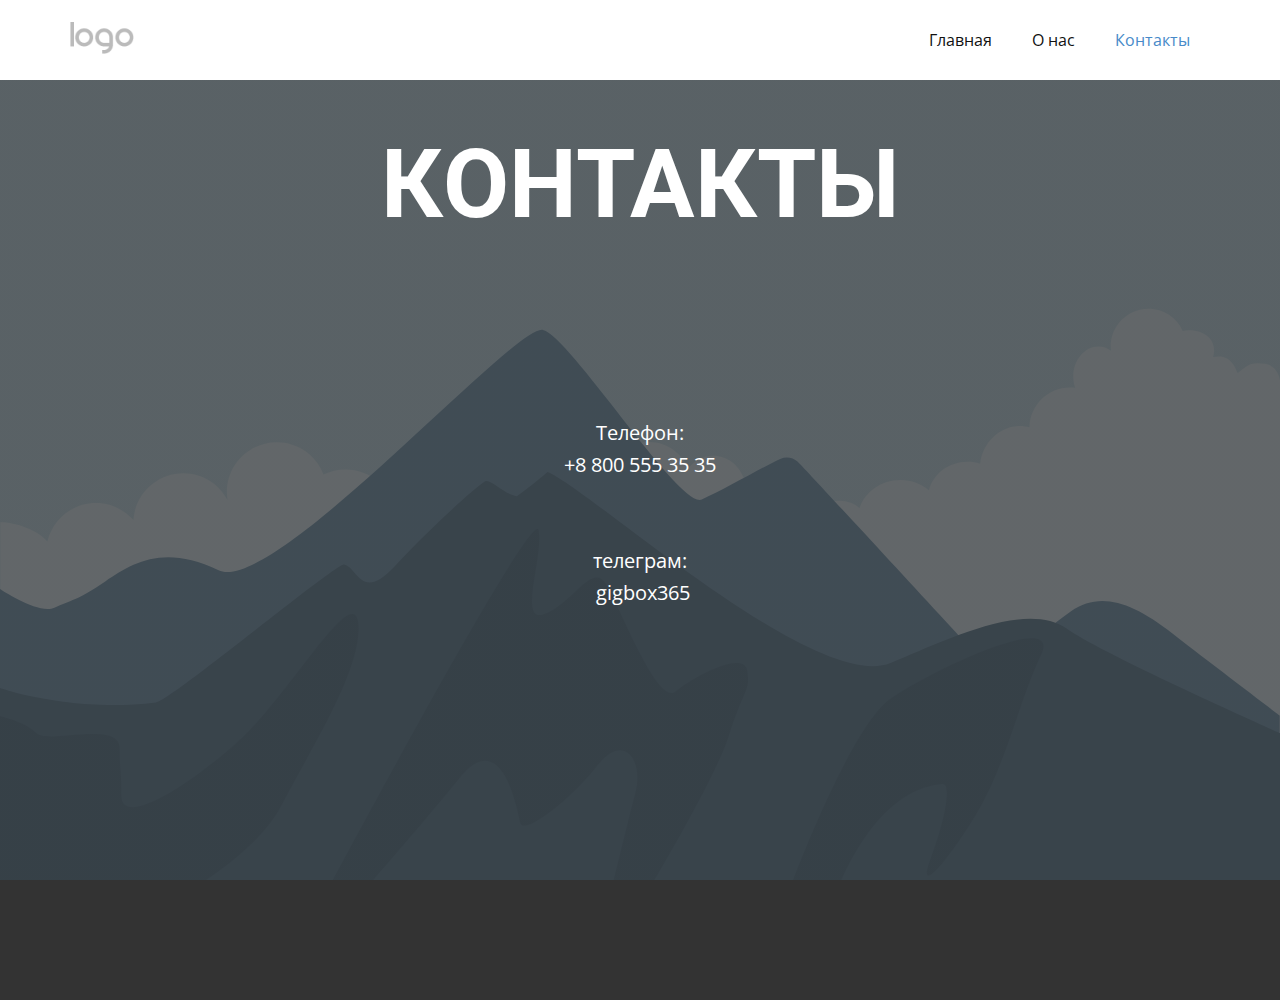
<file: Контакты.html>
<!DOCTYPE html>
<html style="font-size: 16px;" lang="ru"><head>
    <meta name="viewport" content="width=device-width, initial-scale=1.0">
    <meta charset="utf-8">
    <meta name="keywords" content="INTUITIVE">
    <meta name="description" content="">
    <title>Контакты</title>
    <link rel="stylesheet" href="ng.css" media="screen">
<link rel="stylesheet" href="Контакты.css" media="screen">
    <script class="u-script" type="text/javascript" src="jquery.js" defer=""></script>
    <script class="u-script" type="text/javascript" src="ng.js" defer=""></script>
    <meta name="generator" content="Ng 5.5.0, .com">
    <link id="u-theme-google-font" rel="stylesheet" href="https://fonts.googleapis.com/css?family=Roboto:100,100i,300,300i,400,400i,500,500i,700,700i,900,900i|Open+Sans:300,300i,400,400i,500,500i,600,600i,700,700i,800,800i">
    
    
    <script type="application/ld+json">{
		"@context": "http://schema.org",
		"@type": "Organization",
		"name": "",
		"logo": "images/default-logo.png"
}</script>
    <meta name="theme-color" content="#478ac9">
    <meta property="og:title" content="Контакты">
    <meta property="og:type" content="website">
  <meta data-intl-tel-input-cdn-path="intlTelInput/"></head>
  <body class="u-body u-xl-mode" data-lang="ru"><header class="u-clearfix u-header u-header" id="sec-9169"><div class="u-clearfix u-sheet u-valign-middle u-sheet-1">
        <a href="https://.com" class="u-image u-logo u-image-1">
          <img src="images/default-logo.png" class="u-logo-image u-logo-image-1">
        </a>
        <nav class="u-menu u-menu-dropdown u-offcanvas u-menu-1">
          <div class="menu-collapse" style="font-size: 1rem; letter-spacing: 0px;">
            <a class="u-button-style u-custom-left-right-menu-spacing u-custom-padding-bottom u-custom-top-bottom-menu-spacing u-nav-link u-text-active-palette-1-base u-text-hover-palette-2-base" href="#">
              <svg class="u-svg-link" viewBox="0 0 24 24"><use xmlns:xlink="http://www.w3.org/1999/xlink" xlink:href="#menu-hamburger"></use></svg>
              <svg class="u-svg-content" version="1.1" id="menu-hamburger" viewBox="0 0 16 16" x="0px" y="0px" xmlns:xlink="http://www.w3.org/1999/xlink" xmlns="http://www.w3.org/2000/svg"><g><rect y="1" width="16" height="2"></rect><rect y="7" width="16" height="2"></rect><rect y="13" width="16" height="2"></rect>
</g></svg>
            </a>
          </div>
          <div class="u-nav-container">
            <ul class="u-nav u-unstyled u-nav-1"><li class="u-nav-item"><a class="u-button-style u-nav-link u-text-active-palette-1-base u-text-hover-palette-2-base" href="Главная.html" style="padding: 10px 20px;">Главная</a>
</li><li class="u-nav-item"><a class="u-button-style u-nav-link u-text-active-palette-1-base u-text-hover-palette-2-base" href="О-нас.html" style="padding: 10px 20px;">О нас</a>
</li><li class="u-nav-item"><a class="u-button-style u-nav-link u-text-active-palette-1-base u-text-hover-palette-2-base" href="Контакты.html" style="padding: 10px 20px;">Контакты</a>
</li></ul>
          </div>
          <div class="u-nav-container-collapse">
            <div class="u-black u-container-style u-inner-container-layout u-opacity u-opacity-95 u-sidenav">
              <div class="u-inner-container-layout u-sidenav-overflow">
                <div class="u-menu-close"></div>
                <ul class="u-align-center u-nav u-popupmenu-items u-unstyled u-nav-2"><li class="u-nav-item"><a class="u-button-style u-nav-link" href="Главная.html">Главная</a>
</li><li class="u-nav-item"><a class="u-button-style u-nav-link" href="О-нас.html">О нас</a>
</li><li class="u-nav-item"><a class="u-button-style u-nav-link" href="Контакты.html">Контакты</a>
</li></ul>
              </div>
            </div>
            <div class="u-black u-menu-overlay u-opacity u-opacity-70"></div>
          </div>
        </nav>
      </div></header>
    <section class="u-align-center u-clearfix u-image u-shading u-section-1" src="" data-image-width="256" data-image-height="256" id="sec-0899">
      <div class="u-clearfix u-sheet u-sheet-1">
        <h1 class="u-text u-text-default u-title u-text-1">КOНТАКТЫ</h1>
        <p class="u-large-text u-text u-text-default u-text-variant u-text-2">Телефoн:<br>+8 800 555 35 35<br>
          <br>
          <br>телеграм:<br>&nbsp;gigbox365<br>
        </p>
      </div>
    </section>
    
    
    <footer class="u-align-center u-clearfix u-footer u-grey-80 u-footer" id="sec-01fa"><div class="u-clearfix u-sheet u-sheet-1"></div></footer>

  
</body></html>
</file>
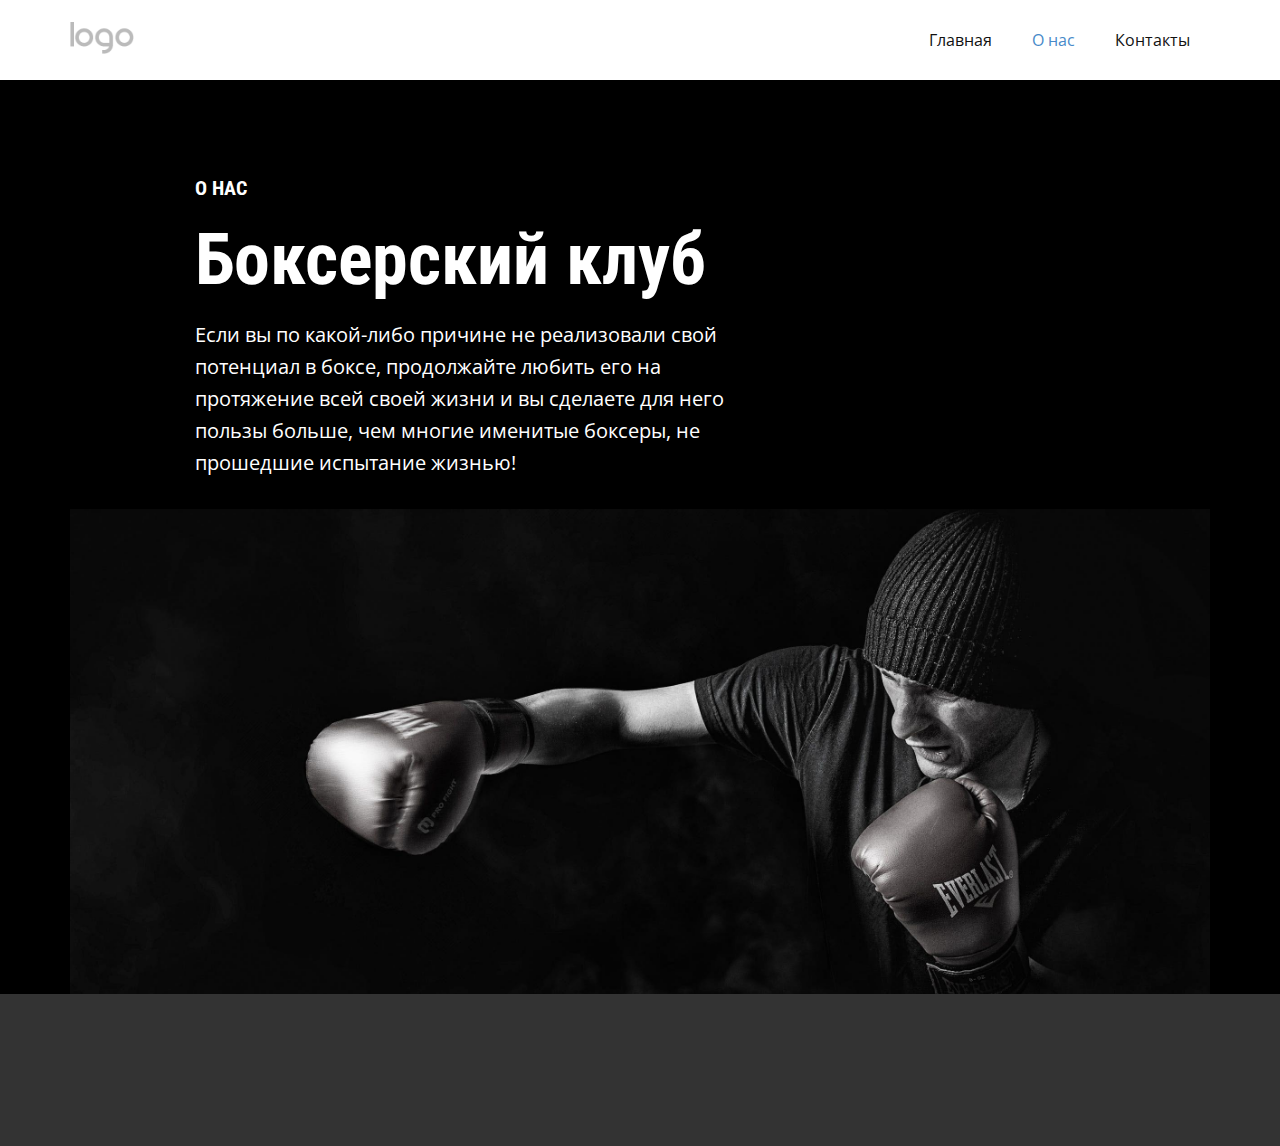
<file: О-нас.html>
<!DOCTYPE html>
<html style="font-size: 16px;" lang="ru"><head>
    <meta name="viewport" content="width=device-width, initial-scale=1.0">
    <meta charset="utf-8">
    <meta name="keywords" content="Boxing Club">
    <meta name="description" content="">
    <title>О нас</title>
    <link rel="stylesheet" href="ng.css" media="screen">
<link rel="stylesheet" href="О-нас.css" media="screen">
    <script class="u-script" type="text/javascript" src="jquery.js" defer=""></script>
    <script class="u-script" type="text/javascript" src="ng.js" defer=""></script>
    <meta name="generator" content="ng 5.5.0, .com">
    <link id="u-theme-google-font" rel="stylesheet" href="https://fonts.googleapis.com/css?family=Roboto:100,100i,300,300i,400,400i,500,500i,700,700i,900,900i|Open+Sans:300,300i,400,400i,500,500i,600,600i,700,700i,800,800i">
    <link id="u-page-google-font" rel="stylesheet" href="https://fonts.googleapis.com/css?family=Roboto+Condensed:300,300i,400,400i,700,700i">
    
    
    <script type="application/ld+json">{
		"@context": "http://schema.org",
		"@type": "Organization",
		"name": "",
		"logo": "images/default-logo.png"
}</script>
    <meta name="theme-color" content="#478ac9">
    <meta property="og:title" content="О нас">
    <meta property="og:type" content="website">
  <meta data-intl-tel-input-cdn-path="intlTelInput/"></head>
  <body class="u-body u-xl-mode" data-lang="ru"><header class="u-clearfix u-header u-header" id="sec-9169"><div class="u-clearfix u-sheet u-valign-middle u-sheet-1">
        <a href="https://.com" class="u-image u-logo u-image-1">
          <img src="images/default-logo.png" class="u-logo-image u-logo-image-1">
        </a>
        <nav class="u-menu u-menu-dropdown u-offcanvas u-menu-1">
          <div class="menu-collapse" style="font-size: 1rem; letter-spacing: 0px;">
            <a class="u-button-style u-custom-left-right-menu-spacing u-custom-padding-bottom u-custom-top-bottom-menu-spacing u-nav-link u-text-active-palette-1-base u-text-hover-palette-2-base" href="#">
              <svg class="u-svg-link" viewBox="0 0 24 24"><use xmlns:xlink="http://www.w3.org/1999/xlink" xlink:href="#menu-hamburger"></use></svg>
              <svg class="u-svg-content" version="1.1" id="menu-hamburger" viewBox="0 0 16 16" x="0px" y="0px" xmlns:xlink="http://www.w3.org/1999/xlink" xmlns="http://www.w3.org/2000/svg"><g><rect y="1" width="16" height="2"></rect><rect y="7" width="16" height="2"></rect><rect y="13" width="16" height="2"></rect>
</g></svg>
            </a>
          </div>
          <div class="u-nav-container">
            <ul class="u-nav u-unstyled u-nav-1"><li class="u-nav-item"><a class="u-button-style u-nav-link u-text-active-palette-1-base u-text-hover-palette-2-base" href="Главная.html" style="padding: 10px 20px;">Главная</a>
</li><li class="u-nav-item"><a class="u-button-style u-nav-link u-text-active-palette-1-base u-text-hover-palette-2-base" href="О-нас.html" style="padding: 10px 20px;">О нас</a>
</li><li class="u-nav-item"><a class="u-button-style u-nav-link u-text-active-palette-1-base u-text-hover-palette-2-base" href="Контакты.html" style="padding: 10px 20px;">Контакты</a>
</li></ul>
          </div>
          <div class="u-nav-container-collapse">
            <div class="u-black u-container-style u-inner-container-layout u-opacity u-opacity-95 u-sidenav">
              <div class="u-inner-container-layout u-sidenav-overflow">
                <div class="u-menu-close"></div>
                <ul class="u-align-center u-nav u-popupmenu-items u-unstyled u-nav-2"><li class="u-nav-item"><a class="u-button-style u-nav-link" href="Главная.html">Главная</a>
</li><li class="u-nav-item"><a class="u-button-style u-nav-link" href="О-нас.html">О нас</a>
</li><li class="u-nav-item"><a class="u-button-style u-nav-link" href="Контакты.html">Контакты</a>
</li></ul>
              </div>
            </div>
            <div class="u-black u-menu-overlay u-opacity u-opacity-70"></div>
          </div>
        </nav>
      </div></header>
    <section class="u-black u-clearfix u-section-1" id="sec-a857">
      <div class="u-clearfix u-sheet u-valign-bottom-lg u-valign-bottom-xl u-sheet-1">
        <div class="u-clearfix u-expanded-width u-gutter-0 u-layout-spacing-vertical u-layout-wrap u-layout-wrap-1">
          <div class="u-layout">
            <div class="u-layout-col">
              <div class="u-size-30">
                <div class="u-layout-row">
                  <div class="u-container-style u-hidden-sm u-hidden-xs u-layout-cell u-left-cell u-size-5 u-layout-cell-1">
                    <div class="u-container-layout u-valign-middle u-container-layout-1">
                      <div class="u-border-11 u-border-black u-line u-line-vertical u-line-1"></div>
                    </div>
                  </div>
                  <div class="u-align-left u-container-style u-layout-cell u-size-35 u-layout-cell-2">
                    <div class="u-container-layout u-container-layout-2">
                      <h4 class="u-custom-font u-font-roboto-condensed u-text u-text-1">O нас</h4>
                      <h1 class="u-custom-font u-font-roboto-condensed u-text u-text-2">Бoксерский клуб</h1>
                      <p class="u-text u-text-3"> Если вы по какой-либо причине не реализовали свой потенциал в боксе, продолжайте любить его на протяжение всей своей жизни и вы сделаете для него пользы больше, чем многие именитые боксеры, не прошедшие испытание жизнью!</p>
                    </div>
                  </div>
                  <div class="u-container-style u-layout-cell u-right-cell u-size-20 u-layout-cell-3">
                    <div class="u-container-layout u-valign-top-sm u-valign-top-xs u-container-layout-3"></div>
                  </div>
                </div>
              </div>
              <div class="u-size-30">
                <div class="u-layout-row">
                  <div class="u-container-style u-image u-layout-cell u-left-cell u-right-cell u-size-60 u-image-1">
                    <div class="u-container-layout u-container-layout-4"></div>
                  </div>
                </div>
              </div>
            </div>
          </div>
        </div>
      </div>
    </section>
    
    
    <footer class="u-align-center u-clearfix u-footer u-grey-80 u-footer" id="sec-01fa"><div class="u-clearfix u-sheet u-sheet-1"></div></footer>
    <section class="u-backlink u-clearfix u-grey-80">

  
</body></html>
</file>
<file: Главная.css>
.u-section-1 {
  background-image: url("images/pexels-photo-6740572.jpeg");
  background-position: 50% 50%;
}

.u-section-1 .u-sheet-1 {
  min-height: 857px;
}

.u-section-1 .u-text-1 {
  font-size: 4.5rem;
  font-weight: 700;
  font-family: "Roboto Condensed", sans-serif;
  margin: 100px 0 0 631px;
}

.u-section-1 .u-icon-1 {
  height: 64px;
  width: 64px;
  margin: 214px auto 0 0;
}

.u-section-1 .u-text-2 {
  font-size: 1.25rem;
  font-style: normal;
  margin: 22px 631px 60px 0;
}

@media (max-width: 1199px) {
  .u-section-1 .u-sheet-1 {
    min-height: 707px;
  }

  .u-section-1 .u-text-1 {
    margin-left: 431px;
  }

  .u-section-1 .u-text-2 {
    margin-right: 431px;
  }
}

@media (max-width: 991px) {
  .u-section-1 .u-sheet-1 {
    min-height: 542px;
  }

  .u-section-1 .u-text-1 {
    margin-left: 211px;
  }

  .u-section-1 .u-text-2 {
    margin-right: 211px;
  }
}

@media (max-width: 767px) {
  .u-section-1 .u-sheet-1 {
    min-height: 407px;
  }

  .u-section-1 .u-text-1 {
    margin-left: 31px;
  }

  .u-section-1 .u-text-2 {
    margin-right: 31px;
  }
}

@media (max-width: 575px) {
  .u-section-1 .u-sheet-1 {
    min-height: 818px;
  }

  .u-section-1 .u-text-1 {
    font-size: 3.75rem;
    width: auto;
    margin-top: 176px;
    margin-left: 0;
  }

  .u-section-1 .u-icon-1 {
    margin-top: 138px;
  }

  .u-section-1 .u-text-2 {
    margin-right: 0;
  }
} .u-section-2 {
  background-image: none;
}

.u-section-2 .u-sheet-1 {
  min-height: 1496px;
}

.u-section-2 .u-image-1 {
  width: 652px;
  height: 652px;
  background-image: url("images/pexels-photo-1608099.jpeg");
  background-position: 50% 50%;
  margin: 60px auto 0 0;
}

.u-section-2 .u-group-1 {
  width: 460px;
  min-height: 583px;
  height: auto;
  margin: -497px 20px 0 auto;
}

.u-section-2 .u-container-layout-1 {
  padding-bottom: 1px;
}

.u-section-2 .u-text-1 {
  font-size: 2.25rem;
  font-style: normal;
  margin: 25px 0 0 43px;
}

.u-section-2 .u-text-2 {
  line-height: 2;
  font-size: 1.25rem;
  width: 453px;
  margin: 11px auto 0;
}

.u-section-2 .u-image-2 {
  width: 470px;
  height: 470px;
  background-image: url("images/962207170-0.jpeg");
  background-position: 50% 50%;
  margin: 88px auto 0 123px;
}

.u-section-2 .u-text-3 {
  font-size: 2.25rem;
  font-style: normal;
  margin: -470px -549px 0 672px;
}

.u-section-2 .u-text-4 {
  font-size: 2.25rem;
  font-style: normal;
  margin: 20px 25px 60px 672px;
}

@media (max-width: 1199px) {
  .u-section-2 .u-group-1 {
    height: auto;
  }

  .u-section-2 .u-text-1 {
    font-size: 1.25rem;
  }

  .u-section-2 .u-text-3 {
    margin-right: 0;
    margin-left: 0;
  }

  .u-section-2 .u-text-4 {
    margin-left: 0;
  }
}

@media (max-width: 991px) {
  .u-section-2 .u-text-4 {
    margin-right: 0;
  }
}

@media (max-width: 767px) {
  .u-section-2 .u-sheet-1 {
    min-height: 1384px;
  }

  .u-section-2 .u-image-1 {
    width: 540px;
    height: 540px;
  }

  .u-section-2 .u-group-1 {
    margin-top: -385px;
  }

  .u-section-2 .u-image-2 {
    margin-left: 70px;
  }
}

@media (max-width: 575px) {
  .u-section-2 .u-sheet-1 {
    min-height: 1054px;
  }

  .u-section-2 .u-image-1 {
    width: 340px;
    height: 340px;
  }

  .u-section-2 .u-group-1 {
    width: 340px;
    margin-top: -185px;
    margin-right: 0;
  }

  .u-section-2 .u-text-1 {
    margin-left: 0;
  }

  .u-section-2 .u-text-2 {
    width: 340px;
  }

  .u-section-2 .u-image-2 {
    width: 340px;
    height: 340px;
    margin-left: 0;
  }

  .u-section-2 .u-text-3 {
    margin-top: -340px;
  }
} .u-section-3 {
  min-height: 500px;
}

.u-section-3 .u-gallery-1 {
  margin-top: 0;
  margin-bottom: 0;
  height: 500px;
}

.u-section-3 .u-gallery-inner-1 {
  grid-template-columns: repeat(3, auto);
  grid-gap: 0px;
}

.u-section-3 .u-over-slide-1 {
  background-image: linear-gradient(0deg, rgba(0,0,0,0.2), rgba(0,0,0,0.2));
  padding: 20px;
}

.u-section-3 .u-over-slide-2 {
  background-image: linear-gradient(0deg, rgba(0,0,0,0.2), rgba(0,0,0,0.2));
  padding: 20px;
}

.u-section-3 .u-over-slide-3 {
  background-image: linear-gradient(0deg, rgba(0,0,0,0.2), rgba(0,0,0,0.2));
  padding: 20px;
}

.u-section-3 .u-text-1 {
  line-height: 2;
  font-size: 2.25rem;
  width: 733px;
  margin: -417px auto 60px;
}

@media (max-width: 1199px) {
   .u-section-3 {
    min-height: 412px;
  }

  .u-section-3 .u-gallery-1 {
    height: 412px;
  }

  .u-section-3 .u-text-1 {
    margin-top: -329px;
  }
}

@media (max-width: 991px) {
   .u-section-3 {
    min-height: 947px;
  }

  .u-section-3 .u-gallery-1 {
    height: 947px;
  }

  .u-section-3 .u-gallery-inner-1 {
    grid-template-columns: repeat(2, auto);
  }

  .u-section-3 .u-text-1 {
    margin-top: -864px;
    width: 720px;
  }
}

@media (max-width: 767px) {
   .u-section-3 {
    min-height: 2131px;
  }

  .u-section-3 .u-gallery-1 {
    height: 2131px;
  }

  .u-section-3 .u-gallery-inner-1 {
    grid-template-columns: repeat(1, auto);
  }

  .u-section-3 .u-text-1 {
    margin-top: -2048px;
    width: 540px;
  }
}

@media (max-width: 575px) {
   .u-section-3 {
    min-height: 1342px;
  }

  .u-section-3 .u-gallery-1 {
    height: 1342px;
  }

  .u-section-3 .u-text-1 {
    margin-top: -1259px;
    width: 340px;
  }
} .u-section-4 {
  background-image: none;
  min-height: 1208px;
}

.u-section-4 .u-image-1 {
  height: 665px;
  margin-top: 0;
  margin-bottom: 0;
  object-position: 50% 0%;
}

.u-section-4 .u-layout-wrap-1 {
  width: 1140px;
  margin: -309px auto 0;
}

.u-section-4 .u-layout-cell-1 {
  min-height: 92px;
}

.u-section-4 .u-container-layout-1 {
  padding: 30px;
}

.u-section-4 .u-layout-cell-2 {
  min-height: 380px;
  background-image: none;
}

.u-section-4 .u-container-layout-2 {
  padding: 30px 19px;
}

.u-section-4 .u-icon-1 {
  height: 78px;
  width: 78px;
  background-image: none;
  color: rgb(77, 77, 77) !important;
  margin: 0 auto;
  padding: 18px;
}

.u-section-4 .u-text-1 {
  text-transform: uppercase;
  letter-spacing: 2px;
  font-weight: 700;
  margin: 20px 3px 0 0;
}

.u-section-4 .u-text-2 {
  font-style: normal;
  margin: 20px 11px 0 10px;
}

.u-section-4 .u-layout-cell-3 {
  min-height: 378px;
}

.u-section-4 .u-container-layout-3 {
  padding: 30px 20px;
}

.u-section-4 .u-icon-2 {
  height: 78px;
  width: 78px;
  background-image: none;
  color: rgb(2, 2, 2) !important;
  margin: 0 auto;
  padding: 18px;
}

.u-section-4 .u-text-3 {
  text-transform: uppercase;
  letter-spacing: 2px;
  font-weight: 700;
  margin: 20px 1px 0 0;
}

.u-section-4 .u-text-4 {
  font-style: normal;
  margin: 20px 10px 0 9px;
}

.u-section-4 .u-layout-cell-4 {
  min-height: 95px;
}

.u-section-4 .u-container-layout-4 {
  padding: 30px;
}

.u-section-4 .u-layout-cell-5 {
  min-height: 95px;
}

.u-section-4 .u-container-layout-5 {
  padding: 30px;
}

.u-section-4 .u-layout-cell-6 {
  min-height: 375px;
}

.u-section-4 .u-container-layout-6 {
  padding: 30px 20px;
}

.u-section-4 .u-icon-3 {
  height: 78px;
  width: 78px;
  background-image: none;
  color: rgb(77, 77, 77) !important;
  margin: 0 auto;
  padding: 18px;
}

.u-section-4 .u-text-5 {
  text-transform: uppercase;
  letter-spacing: 2px;
  font-weight: 700;
  margin: 20px 1px 0 0;
}

.u-section-4 .u-text-6 {
  font-style: normal;
  margin: 20px 10px 0 9px;
}

.u-section-4 .u-layout-cell-7 {
  min-height: 371px;
}

.u-section-4 .u-container-layout-7 {
  padding: 30px 20px;
}

.u-section-4 .u-icon-4 {
  height: 78px;
  width: 78px;
  background-image: none;
  color: rgb(77, 77, 77) !important;
  margin: 0 auto;
  padding: 18px;
}

.u-section-4 .u-text-7 {
  text-transform: uppercase;
  letter-spacing: 2px;
  font-weight: 700;
  margin: 20px 1px 0 0;
}

.u-section-4 .u-text-8 {
  font-style: normal;
  margin: 20px 10px 0 9px;
}

.u-section-4 .u-layout-cell-8 {
  min-height: 99px;
}

.u-section-4 .u-container-layout-8 {
  padding: 30px;
}

.u-section-4 .u-layout-wrap-2 {
  width: 1140px;
  margin: 40px auto 44px;
}

.u-section-4 .u-layout-cell-9 {
  min-height: 316px;
}

.u-section-4 .u-container-layout-9 {
  padding: 30px 30px 30px 298px;
}

.u-section-4 .u-text-9 {
  text-transform: none;
  font-size: 4.5rem;
  font-weight: 700;
  margin: 2px 0 0;
}

@media (max-width: 1199px) {
   .u-section-4 {
    min-height: 1070px;
  }

  .u-section-4 .u-layout-wrap-1 {
    width: 940px;
  }

  .u-section-4 .u-layout-cell-1 {
    min-height: 76px;
  }

  .u-section-4 .u-layout-cell-2 {
    min-height: 313px;
  }

  .u-section-4 .u-text-1 {
    margin-right: 0;
  }

  .u-section-4 .u-text-2 {
    margin-right: 0;
    margin-left: 0;
  }

  .u-section-4 .u-layout-cell-3 {
    min-height: 312px;
  }

  .u-section-4 .u-text-3 {
    margin-right: 0;
  }

  .u-section-4 .u-text-4 {
    margin-right: 0;
    margin-left: 0;
  }

  .u-section-4 .u-layout-cell-4 {
    min-height: 78px;
  }

  .u-section-4 .u-layout-cell-5 {
    min-height: 78px;
  }

  .u-section-4 .u-layout-cell-6 {
    min-height: 309px;
  }

  .u-section-4 .u-text-5 {
    margin-right: 0;
  }

  .u-section-4 .u-text-6 {
    margin-right: 0;
    margin-left: 0;
  }

  .u-section-4 .u-layout-cell-7 {
    min-height: 306px;
  }

  .u-section-4 .u-text-7 {
    margin-right: 0;
  }

  .u-section-4 .u-text-8 {
    margin-right: 0;
    margin-left: 0;
  }

  .u-section-4 .u-layout-cell-8 {
    min-height: 82px;
  }

  .u-section-4 .u-layout-wrap-2 {
    width: 940px;
  }

  .u-section-4 .u-layout-cell-9 {
    min-height: 261px;
  }
}

@media (max-width: 991px) {
   .u-section-4 {
    min-height: 964px;
  }

  .u-section-4 .u-layout-wrap-1 {
    width: 720px;
  }

  .u-section-4 .u-layout-cell-1 {
    min-height: 116px;
  }

  .u-section-4 .u-layout-cell-2 {
    min-height: 100px;
  }

  .u-section-4 .u-layout-cell-3 {
    min-height: 100px;
  }

  .u-section-4 .u-layout-cell-4 {
    min-height: 119px;
  }

  .u-section-4 .u-layout-cell-5 {
    min-height: 119px;
  }

  .u-section-4 .u-layout-cell-6 {
    min-height: 100px;
  }

  .u-section-4 .u-layout-cell-7 {
    min-height: 100px;
  }

  .u-section-4 .u-layout-cell-8 {
    min-height: 126px;
  }

  .u-section-4 .u-layout-wrap-2 {
    width: 720px;
  }

  .u-section-4 .u-layout-cell-9 {
    min-height: 100px;
  }

  .u-section-4 .u-container-layout-9 {
    padding-left: 30px;
  }
}

@media (max-width: 767px) {
   .u-section-4 {
    min-height: 1461px;
  }

  .u-section-4 .u-image-1 {
    object-position: 3.83% 0%;
  }

  .u-section-4 .u-layout-wrap-1 {
    width: 540px;
  }

  .u-section-4 .u-layout-cell-1 {
    min-height: 174px;
  }

  .u-section-4 .u-container-layout-1 {
    padding-left: 10px;
    padding-right: 10px;
  }

  .u-section-4 .u-container-layout-2 {
    padding-left: 10px;
    padding-right: 10px;
  }

  .u-section-4 .u-container-layout-3 {
    padding-left: 10px;
    padding-right: 10px;
  }

  .u-section-4 .u-layout-cell-4 {
    min-height: 179px;
  }

  .u-section-4 .u-container-layout-4 {
    padding-left: 10px;
    padding-right: 10px;
  }

  .u-section-4 .u-layout-cell-5 {
    min-height: 179px;
  }

  .u-section-4 .u-container-layout-5 {
    padding-left: 10px;
    padding-right: 10px;
  }

  .u-section-4 .u-container-layout-6 {
    padding-left: 10px;
    padding-right: 10px;
  }

  .u-section-4 .u-container-layout-7 {
    padding-left: 10px;
    padding-right: 10px;
  }

  .u-section-4 .u-layout-cell-8 {
    min-height: 189px;
  }

  .u-section-4 .u-container-layout-8 {
    padding-left: 10px;
    padding-right: 10px;
  }

  .u-section-4 .u-layout-wrap-2 {
    width: 540px;
  }

  .u-section-4 .u-container-layout-9 {
    padding-left: 10px;
    padding-right: 10px;
  }
}

@media (max-width: 575px) {
   .u-section-4 {
    min-height: 1261px;
  }

  .u-section-4 .u-layout-wrap-1 {
    width: 340px;
  }

  .u-section-4 .u-layout-cell-1 {
    min-height: 110px;
  }

  .u-section-4 .u-layout-cell-4 {
    min-height: 113px;
  }

  .u-section-4 .u-layout-cell-5 {
    min-height: 113px;
  }

  .u-section-4 .u-layout-cell-8 {
    min-height: 119px;
  }

  .u-section-4 .u-layout-wrap-2 {
    width: 340px;
  }

  .u-section-4 .u-text-9 {
    font-size: 3.75rem;
  }
} .u-section-5 {
  background-image: none;
}

.u-section-5 .u-sheet-1 {
  min-height: 316px;
}

.u-section-5 .u-social-icons-1 {
  height: 32px;
  min-height: 16px;
  width: 116px;
  min-width: 68px;
  margin: 60px auto 0;
}

.u-section-5 .u-text-1 {
  font-size: 1.25rem;
  text-transform: uppercase;
  font-weight: 700;
  margin: 20px auto 0;
}

.u-section-5 .u-text-2 {
  font-size: 4.5rem;
  width: 780px;
  font-weight: 700;
  margin: 36px auto 60px;
}

@media (max-width: 991px) {
  .u-section-5 .u-text-2 {
    width: 720px;
  }
}

@media (max-width: 767px) {
  .u-section-5 .u-sheet-1 {
    min-height: 389px;
  }

  .u-section-5 .u-text-2 {
    width: auto;
    margin-top: 37px;
    margin-left: 0;
    margin-right: 0;
  }
}

@media (max-width: 575px) {
  .u-section-5 .u-text-2 {
    font-size: 3.75rem;
  }
}
</file>
<file: Контакты.css>
.u-section-1 {
  background-image: linear-gradient(0deg, rgba(0,0,0,0.55), rgba(0,0,0,0.55)), url("[data-uri]");
  background-position: 50% 50%;
}

.u-section-1 .u-sheet-1 {
  min-height: 800px;
}

.u-section-1 .u-text-1 {
  font-size: 6rem;
  font-weight: 700;
  margin: 52px auto 0;
}

.u-section-1 .u-text-2 {
  margin: 179px auto 60px;
}

@media (max-width: 1199px) {
  .u-section-1 .u-sheet-1 {
    min-height: 660px;
  }
}

@media (max-width: 991px) {
  .u-section-1 .u-sheet-1 {
    min-height: 506px;
  }
}

@media (max-width: 767px) {
  .u-section-1 .u-sheet-1 {
    min-height: 380px;
  }
}

@media (max-width: 575px) {
  .u-section-1 .u-sheet-1 {
    min-height: 239px;
  }

  .u-section-1 .u-text-1 {
    font-size: 3.75rem;
  }
}
</file>
<file: О-нас.css>
.u-section-1 {
  background-image: none;
}

.u-section-1 .u-sheet-1 {
  min-height: 674px;
}

.u-section-1 .u-layout-wrap-1 {
  margin: 60px auto 0 0;
}

.u-section-1 .u-layout-cell-1 {
  min-height: 343px;
}

.u-section-1 .u-container-layout-1 {
  padding: 30px;
}

.u-section-1 .u-line-1 {
  height: 233px;
  transform-origin: center top;
  width: 11px;
  margin: 0 auto 0 0;
}

.u-section-1 .u-layout-cell-2 {
  min-height: 343px;
}

.u-section-1 .u-container-layout-2 {
  padding: 30px 50px 30px 30px;
}

.u-section-1 .u-text-1 {
  letter-spacing: 0px;
  font-size: 1.25rem;
  text-transform: uppercase;
  font-weight: 700;
  margin: 6px 0 0;
}

.u-section-1 .u-text-2 {
  font-size: 4.5rem;
  font-weight: 700;
  text-transform: none;
  font-family: "Roboto Condensed", sans-serif;
  margin: 20px 0 0;
}

.u-section-1 .u-text-3 {
  font-size: 1.25rem;
  margin: 20px 0 0;
}

.u-section-1 .u-layout-cell-3 {
  min-height: 343px;
}

.u-section-1 .u-container-layout-3 {
  padding: 30px;
}

.u-section-1 .u-image-1 {
  min-height: 485px;
  background-image: url("images/Untitled-3.jpg");
  background-position: 50% 50%;
}

.u-section-1 .u-container-layout-4 {
  padding: 30px;
}

@media (max-width: 1199px) {
  .u-section-1 .u-sheet-1 {
    min-height: 556px;
  }

  .u-section-1 .u-layout-wrap-1 {
    margin-right: initial;
    margin-left: initial;
  }

  .u-section-1 .u-layout-cell-1 {
    min-height: 283px;
  }

  .u-section-1 .u-layout-cell-2 {
    min-height: 283px;
  }

  .u-section-1 .u-container-layout-2 {
    padding-right: 60px;
  }

  .u-section-1 .u-layout-cell-3 {
    min-height: 283px;
  }

  .u-section-1 .u-image-1 {
    min-height: 400px;
  }
}

@media (max-width: 991px) {
  .u-section-1 .u-sheet-1 {
    min-height: 426px;
  }

  .u-section-1 .u-layout-cell-1 {
    min-height: 352px;
  }

  .u-section-1 .u-layout-cell-2 {
    min-height: 352px;
  }

  .u-section-1 .u-container-layout-2 {
    padding-right: 30px;
  }

  .u-section-1 .u-layout-cell-3 {
    min-height: 217px;
  }

  .u-section-1 .u-image-1 {
    min-height: 355px;
  }
}

@media (max-width: 767px) {
  .u-section-1 .u-sheet-1 {
    min-height: 723px;
  }

  .u-section-1 .u-layout-wrap-1 {
    margin-top: 30px;
    margin-right: initial;
    margin-left: initial;
  }

  .u-section-1 .u-layout-cell-1 {
    min-height: 100px;
  }

  .u-section-1 .u-container-layout-1 {
    padding-left: 10px;
    padding-right: 10px;
  }

  .u-section-1 .u-layout-cell-2 {
    min-height: 332px;
  }

  .u-section-1 .u-container-layout-2 {
    padding-right: 10px;
    padding-left: 10px;
  }

  .u-section-1 .u-text-1 {
    margin-top: 0;
  }

  .u-section-1 .u-text-2 {
    width: auto;
    margin-top: 16px;
  }

  .u-section-1 .u-text-3 {
    margin-top: 24px;
  }

  .u-section-1 .u-layout-cell-3 {
    min-height: 488px;
  }

  .u-section-1 .u-container-layout-3 {
    padding-left: 10px;
    padding-right: 10px;
  }

  .u-section-1 .u-image-1 {
    min-height: 266px;
  }

  .u-section-1 .u-container-layout-4 {
    padding-left: 10px;
    padding-right: 10px;
  }
}

@media (max-width: 575px) {
  .u-section-1 .u-sheet-1 {
    min-height: 643px;
  }

  .u-section-1 .u-layout-cell-2 {
    min-height: 100px;
  }

  .u-section-1 .u-text-2 {
    font-size: 3.75rem;
  }

  .u-section-1 .u-layout-cell-3 {
    min-height: 307px;
  }

  .u-section-1 .u-image-1 {
    min-height: 264px;
  }
}
</file>
